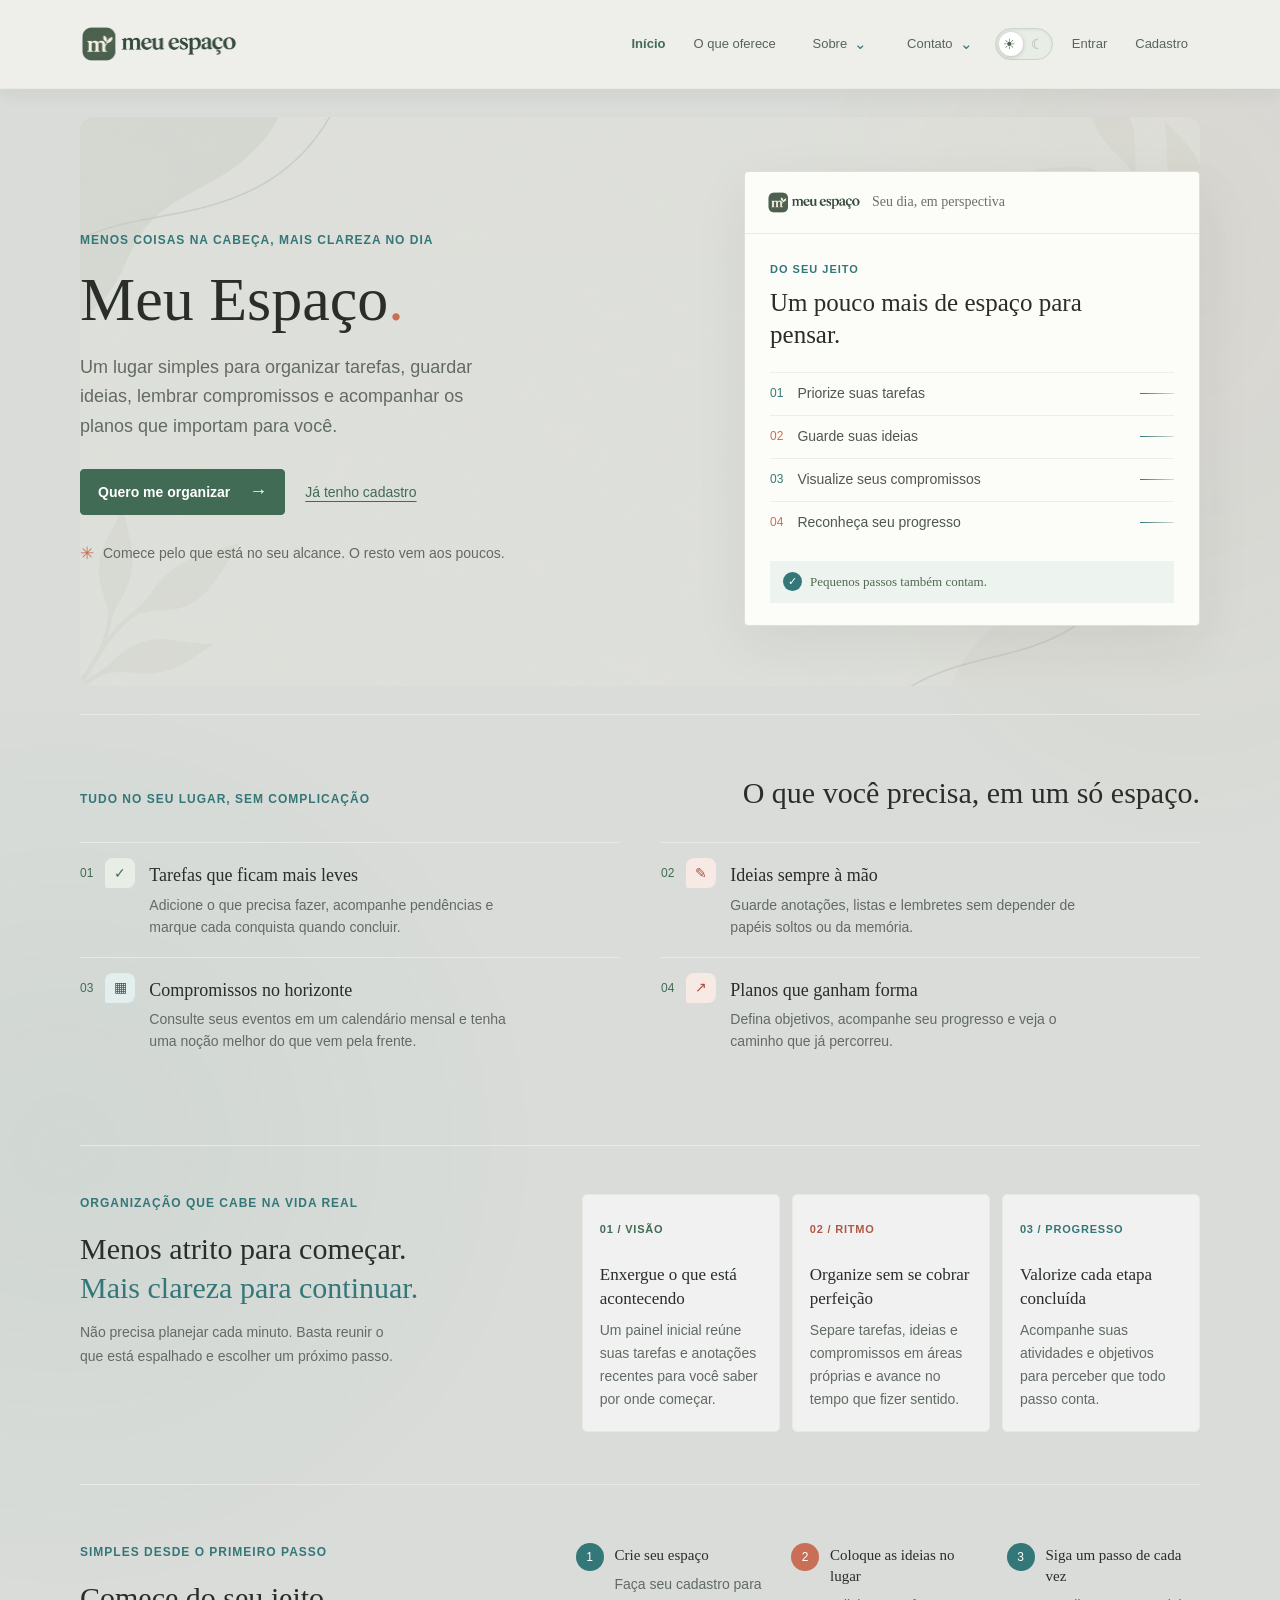
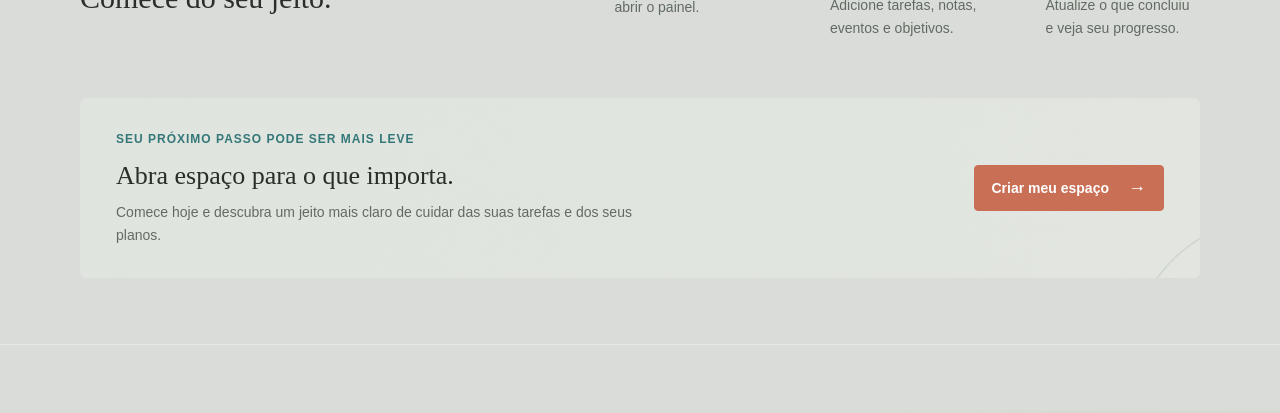
<file: index.html>
<!DOCTYPE html>
<html lang="pt-BR">
<head>
    <meta charset="UTF-8">
    <meta name="viewport" content="width=device-width, initial-scale=1.0">
    <meta name="theme-color" content="#f7f7f2">
    <title>Meu Espaço | Organize seu dia</title>
    <link rel="stylesheet" href="style.css">
    <script src="script.js" defer></script>
</head>
<body class="landing-page">
    <header class="landing-header">
        <div class="landing-header-inner">
            <a class="landing-brand" href="index.html" aria-label="Meu Espaço, início">
                <img class="landing-brand-logo" src="assets/logo.png" alt="">
            </a>
            <nav aria-label="Navegação principal">
                <ul>
                    <li><a href="index.html" aria-current="page">Início</a></li>
                    <li><a href="#areas-title">O que oferece</a></li>
                    <li class="about-menu-item">
                        <button class="about-trigger" id="sobre" type="button" aria-expanded="false" aria-controls="sidebar-sobre">
                            Sobre <span aria-hidden="true">⌄</span>
                        </button>
                        <div class="sidebar about-menu" id="sidebar-sobre" aria-label="Sobre o Meu Espaço">
                            <p class="landing-eyebrow">CONHEÇA O MEU ESPAÇO</p>
                            <div class="about-menu-tabs" role="tablist" aria-label="Informações">
                                <button class="about-menu-tab active" id="about-company-tab" type="button" role="tab" aria-selected="true" aria-controls="about-company-panel">A empresa</button>
                                <button class="about-menu-tab" id="about-clients-tab" type="button" role="tab" aria-selected="false" aria-controls="about-clients-panel">Nossos clientes</button>
                            </div>
                            <section class="about-menu-panel active" id="about-company-panel" role="tabpanel" aria-labelledby="about-company-tab">
                                <h2>Organização com mais leveza.</h2>
                                <p>O Meu Espaço é um projeto pensado para reunir tarefas, anotações, agenda e objetivos em uma experiência simples e acolhedora.</p>
                                <p>A ideia é ajudar cada pessoa a encontrar clareza no dia a dia, respeitando seu próprio ritmo.</p>
                            </section>
                            <section class="about-menu-panel" id="about-clients-panel" role="tabpanel" aria-labelledby="about-clients-tab" hidden>
                                <h2>Feito para a vida real.</h2>
                                <p>O Meu Espaço é pensado para estudantes, profissionais e qualquer pessoa que queira organizar melhor compromissos, ideias e planos pessoais.</p>
                                <p>Seja para acompanhar uma rotina de estudos ou tirar projetos do papel, cada pessoa pode adaptar o espaço às próprias prioridades.</p>
                            </section>
                        </div>
                    </li>
                    <li class="about-menu-item contact-menu-item">
                        <button class="about-trigger" id="contato" type="button" aria-expanded="false" aria-controls="sidebar-contato">
                            Contato <span aria-hidden="true">⌄</span>
                        </button>
                        <div class="sidebar about-menu contact-menu" id="sidebar-contato" aria-label="Contato do Meu Espaço">
                            <p class="landing-eyebrow">FALE COM O MEU ESPAÇO</p>
                            <section class="about-menu-panel contact-menu-panel active">
                                <h2>Vamos conversar?</h2>
                                <p>Escolha como prefere entrar em contato.</p>
                                <a class="contact-menu-link" href="mailto:voce@gmail.com">
                                    <span class="contact-menu-icon" aria-hidden="true">✉</span>
                                    <span><strong>E-mail</strong><br>voce@gmail.com</span>
                                </a>
                                <a class="contact-menu-link" href="tel:+553299999999">
                                    <span class="contact-menu-icon" aria-hidden="true">☎</span>
                                    <span><strong>Telefone</strong><br>+55329999-9999</span>
                                </a>
                            </section>
                        </div>
                    </li>
                    <li class="theme-nav-item">
                        <button class="theme-toggle" type="button" role="switch" aria-checked="false" aria-label="Ativar modo escuro" title="Ativar modo escuro">
                            <span class="theme-toggle-track" aria-hidden="true">
                                <span class="theme-toggle-sun">☀</span><span class="theme-toggle-moon">☾</span><span class="theme-toggle-thumb"></span>
                            </span>
                        </button>
                    </li>
                    <li id="login-nav"><a href="login.html">Entrar</a></li>
                    <li id="register-nav"><a href="cadastro.html">Cadastro</a></li>
                    <li id="tasks-nav" hidden><a href="tarefas.html">Minhas tarefas</a></li>
                    <li id="logout-nav" hidden><button id="logout-button" type="button">Sair</button></li>
                </ul>
            </nav>
        </div>
    </header>

    <main class="landing-main">
        <section class="landing-hero" aria-labelledby="landing-title">
            <div class="landing-copy">
                <p class="landing-eyebrow">MENOS COISAS NA CABEÇA, MAIS CLAREZA NO DIA</p>
                <h1 id="landing-title">Meu Espaço<span>.</span></h1>
                <p class="landing-intro">Um lugar simples para organizar tarefas, guardar ideias, lembrar compromissos e acompanhar os planos que importam para você.</p>
                <div class="landing-actions" id="guest-message">
                    <a class="landing-button" href="cadastro.html">Quero me organizar <span aria-hidden="true">→</span></a>
                    <a class="landing-login-link" href="login.html">Já tenho cadastro</a>
                </div>
                <p class="landing-member-message" id="member-message" hidden></p>
                <div class="landing-promise"><span aria-hidden="true">✳</span> Comece pelo que está no seu alcance. O resto vem aos poucos.</div>
            </div>

            <section class="landing-preview" aria-label="Prévia das áreas do Meu Espaço">
                <div class="preview-heading">
                    <img class="preview-logo" src="assets/logo.png" alt="">
                    <span>Seu dia, em perspectiva</span>
                </div>
                <div class="preview-content">
                    <p class="landing-eyebrow">DO SEU JEITO</p>
                    <h2>Um pouco mais de espaço para pensar.</h2>
                    <ul class="preview-areas">
                        <li><span class="preview-number">01</span><span>Priorize suas tarefas</span><span class="preview-line" aria-hidden="true"></span></li>
                        <li><span class="preview-number">02</span><span>Guarde suas ideias</span><span class="preview-line" aria-hidden="true"></span></li>
                        <li><span class="preview-number">03</span><span>Visualize seus compromissos</span><span class="preview-line" aria-hidden="true"></span></li>
                        <li><span class="preview-number">04</span><span>Reconheça seu progresso</span><span class="preview-line" aria-hidden="true"></span></li>
                    </ul>
                    <p class="preview-note"><span aria-hidden="true">✓</span> Pequenos passos também contam.</p>
                </div>
            </section>
        </section>

        <section class="landing-areas" aria-labelledby="areas-title">
            <div class="areas-heading">
                <p class="landing-eyebrow">TUDO NO SEU LUGAR, SEM COMPLICAÇÃO</p>
                <h2 id="areas-title">O que você precisa, em um só espaço.</h2>
            </div>
            <div class="area-list">
                <article class="area-item">
                    <span class="area-index">01</span><span class="area-icon" aria-hidden="true">✓</span>
                    <div><h3>Tarefas que ficam mais leves</h3><p>Adicione o que precisa fazer, acompanhe pendências e marque cada conquista quando concluir.</p></div>
                </article>
                <article class="area-item">
                    <span class="area-index">02</span><span class="area-icon area-icon-coral" aria-hidden="true">✎</span>
                    <div><h3>Ideias sempre à mão</h3><p>Guarde anotações, listas e lembretes sem depender de papéis soltos ou da memória.</p></div>
                </article>
                <article class="area-item">
                    <span class="area-index">03</span><span class="area-icon area-icon-teal" aria-hidden="true">▦</span>
                    <div><h3>Compromissos no horizonte</h3><p>Consulte seus eventos em um calendário mensal e tenha uma noção melhor do que vem pela frente.</p></div>
                </article>
                <article class="area-item">
                    <span class="area-index">04</span><span class="area-icon area-icon-coral" aria-hidden="true">↗</span>
                    <div><h3>Planos que ganham forma</h3><p>Defina objetivos, acompanhe seu progresso e veja o caminho que já percorreu.</p></div>
                </article>
            </div>
        </section>

        <section class="landing-benefits" aria-labelledby="benefits-title">
            <div class="benefits-heading">
                <p class="landing-eyebrow">ORGANIZAÇÃO QUE CABE NA VIDA REAL</p>
                <h2 id="benefits-title">Menos atrito para começar.<br><span>Mais clareza para continuar.</span></h2>
                <p>Não precisa planejar cada minuto. Basta reunir o que está espalhado e escolher um próximo passo.</p>
            </div>
            <div class="benefit-list">
                <article class="benefit-card">
                    <span class="benefit-number">01 / VISÃO</span>
                    <h3>Enxergue o que está acontecendo</h3>
                    <p>Um painel inicial reúne suas tarefas e anotações recentes para você saber por onde começar.</p>
                </article>
                <article class="benefit-card">
                    <span class="benefit-number benefit-coral">02 / RITMO</span>
                    <h3>Organize sem se cobrar perfeição</h3>
                    <p>Separe tarefas, ideias e compromissos em áreas próprias e avance no tempo que fizer sentido.</p>
                </article>
                <article class="benefit-card">
                    <span class="benefit-number benefit-teal">03 / PROGRESSO</span>
                    <h3>Valorize cada etapa concluída</h3>
                    <p>Acompanhe suas atividades e objetivos para perceber que todo passo conta.</p>
                </article>
            </div>
        </section>

        <section class="landing-steps" aria-labelledby="steps-title">
            <div class="steps-heading">
                <p class="landing-eyebrow">SIMPLES DESDE O PRIMEIRO PASSO</p>
                <h2 id="steps-title">Comece do seu jeito.</h2>
            </div>
            <ol class="steps-list">
                <li><span>1</span><div><h3>Crie seu espaço</h3><p>Faça seu cadastro para abrir o painel.</p></div></li>
                <li><span>2</span><div><h3>Coloque as ideias no lugar</h3><p>Adicione tarefas, notas, eventos e objetivos.</p></div></li>
                <li><span>3</span><div><h3>Siga um passo de cada vez</h3><p>Atualize o que concluiu e veja seu progresso.</p></div></li>
            </ol>
        </section>

        <section class="landing-cta" aria-labelledby="cta-title">
            <div>
                <p class="landing-eyebrow">SEU PRÓXIMO PASSO PODE SER MAIS LEVE</p>
                <h2 id="cta-title">Abra espaço para o que importa.</h2>
                <p>Comece hoje e descubra um jeito mais claro de cuidar das suas tarefas e dos seus planos.</p>
            </div>
            <a class="landing-button cta-button" href="cadastro.html">Criar meu espaço <span aria-hidden="true">→</span></a>
        </section>
    </main>

    <footer class="landing-footer">
        <a class="landing-footer-brand" href="index.html" aria-label="Meu Espaço, início"><img class="footer-brand-logo" src="assets/logo.png" alt=""></a>
        <span>Feito para a vida real, no seu ritmo.</span>
        <a class="footer-top-link" href="#landing-title">Voltar ao início ↑</a>
    </footer>
</body>
</html>
</file>
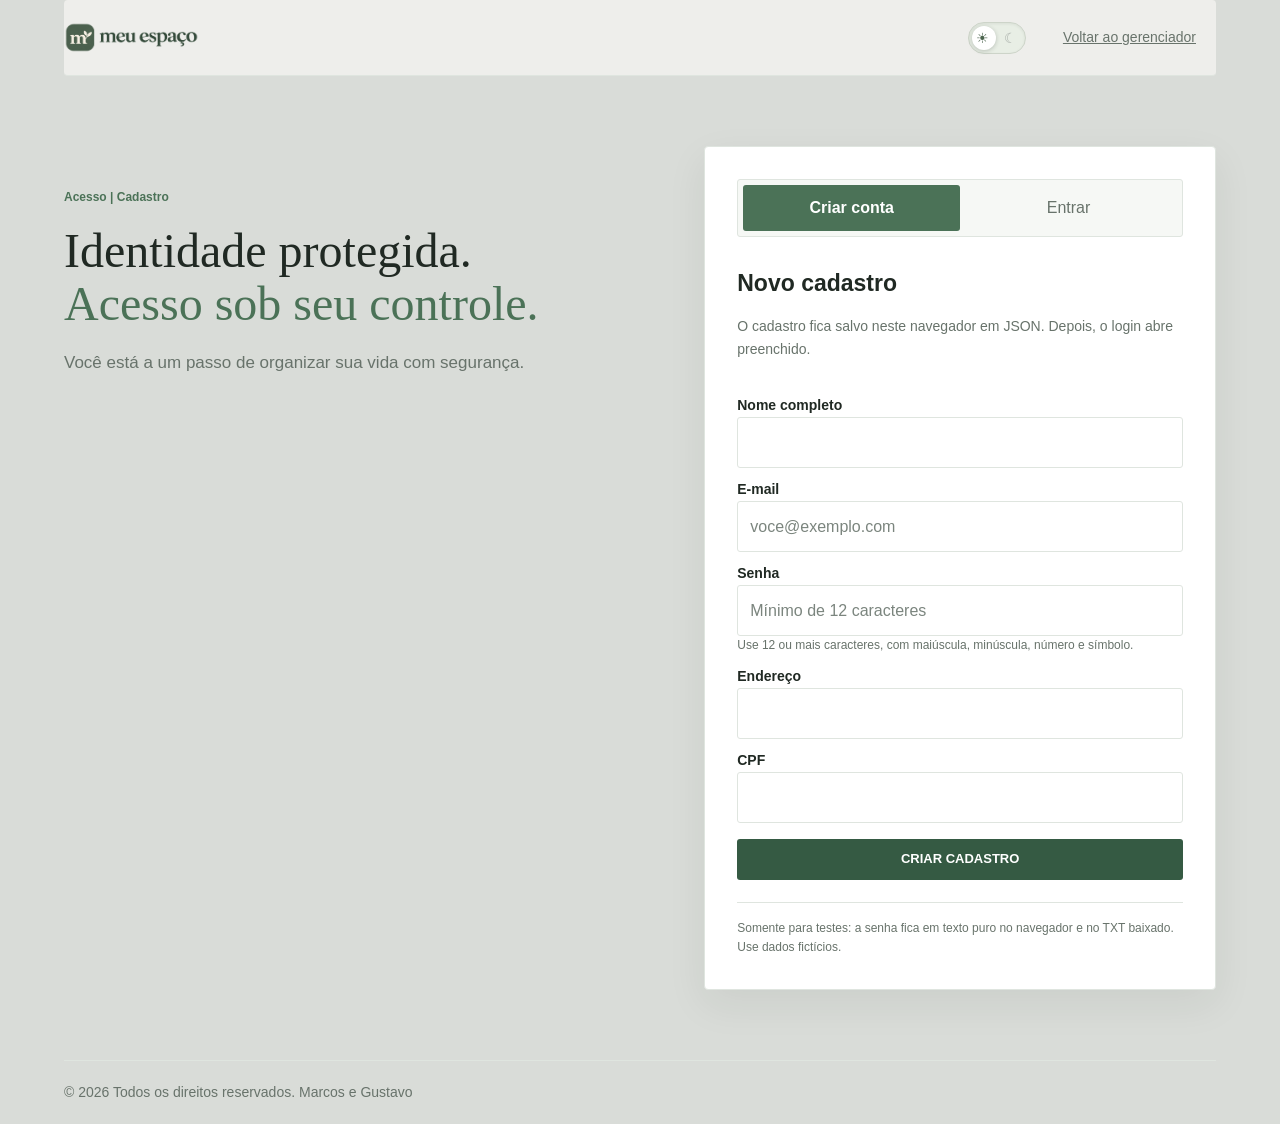
<file: cadastro.html>
<link rel="stylesheet" href="style.css">
  <script src="script.js" defer></script>
</head>
<body class="auth-page">
  <div class="scanlines" aria-hidden="true"></div>
  <header class="auth-header">
    <a href="index.html" class="logo logo-small" aria-label="Meu Espaço, início"><img class="auth-brand-logo" src="assets/logo.png" alt=""></a>
    <div class="auth-header-actions">
      <button class="theme-toggle" type="button" role="switch" aria-checked="false" aria-label="Ativar modo escuro" title="Ativar modo escuro">
        <span class="theme-toggle-track" aria-hidden="true">
          <span class="theme-toggle-sun">☀</span><span class="theme-toggle-moon">☾</span><span class="theme-toggle-thumb"></span>
        </span>
      </button>
      <a class="auth-back" href="index.html">Voltar ao gerenciador</a>
    </div>
  </header>

  <main class="auth-shell">
    <section class="auth-heading">
      <p class="label">Acesso | Cadastro</p>
      <h1>Identidade protegida.<br><span>Acesso sob seu controle.</span></h1>
      <p>Você está a um passo de organizar sua vida com segurança.</p>
    </section>

    <section class="auth-panel" aria-labelledby="authTitle">
      <div class="auth-tabs" role="tablist" aria-label="Acesso à conta">
        <button id="registerTab" class="auth-tab active" type="button" role="tab" aria-selected="true" aria-controls="registerPanel">Criar conta</button>
        <button id="loginTab" class="auth-tab" type="button" role="tab" aria-selected="false" aria-controls="loginPanel">Entrar</button>
      </div>

      <div id="registerPanel" role="tabpanel" aria-labelledby="registerTab">
        <h2 id="authTitle">Novo cadastro</h2>
        <p class="auth-hint">O cadastro fica salvo neste navegador em JSON. Depois, o login abre preenchido.</p>
        <form id="registerForm" class="auth-form"> 
            
          <label for="registerName">Nome completo</label>
          <input id="registerName" name="name" type="text" autocomplete="name" minlength="3" maxlength="100" required>
        
          <label for="registerEmail">E-mail</label>
          <input id="registerEmail" name="email" type="email" autocomplete="email" maxlength="254" pattern="[^\s@]+@[^\s@]+\.[^\s@]{2,}" title="Informe um e-mail válido, como voce@exemplo.com." required placeholder="voce@exemplo.com">

          <label for="registerPassword">Senha</label>
          <div class="password-field"><input id="registerPassword" name="password" type="password" autocomplete="new-password" minlength="12" maxlength="128" required aria-describedby="passwordHint" placeholder="Mínimo de 12 caracteres"><span class="password-character" aria-hidden="true"></span></div>
          <small id="passwordHint">Use 12 ou mais caracteres, com maiúscula, minúscula, número e símbolo.</small>

          <label for="registerEndereço">Endereço</label>
          <input id="registerEndereço" name="Endereço" type="text" autocomplete="Endereço" minlength="3" maxlength="100" required>

          <label for="registerCPF">CPF</label>
          <input id="registerCPF" name="cpf" type="text" inputmode="numeric" autocomplete="off" minlength="11" maxlength="11" pattern="[0-9]{11}" title="Informe um CPF com 11 dígitos." required>

          <button class="btn btn-primary auth-submit" type="submit">CRIAR CADASTRO</button>
        </form>
      </div>

      <div id="loginPanel" role="tabpanel" aria-labelledby="loginTab" hidden>
        <h2>Entrar no cofre</h2>
        <p class="auth-hint">Seus dados do cadastro aparecem preenchidos. Confira e entre.</p>
        <form id="loginForm" class="auth-form">
          <label for="loginEmail">E-mail</label>
          <input id="loginEmail" name="email" type="email" autocomplete="email" maxlength="254" pattern="[^\s@]+@[^\s@]+\.[^\s@]{2,}" title="Informe um e-mail válido, como voce@exemplo.com." required placeholder="voce@exemplo.com">

          <label for="loginPassword">Senha</label>
          <div class="password-field"><input id="loginPassword" name="password" type="password" autocomplete="current-password" required><span class="password-character" aria-hidden="true"></span></div>

          <button class="btn btn-primary auth-submit" type="submit">ENTRAR</button>
        </form>
      </div>

      <p id="authMessage" class="auth-message" role="status" aria-live="polite"></p>
      <p class="auth-disclaimer">Somente para testes: a senha fica em texto puro no navegador e no TXT baixado. Use dados fictícios.</p>
    </section>
  </main>
      <footer>
      <p>&copy; 2026 Todos os direitos reservados. Marcos e Gustavo</p>  
    </footer>
</body>
</html>
</file>
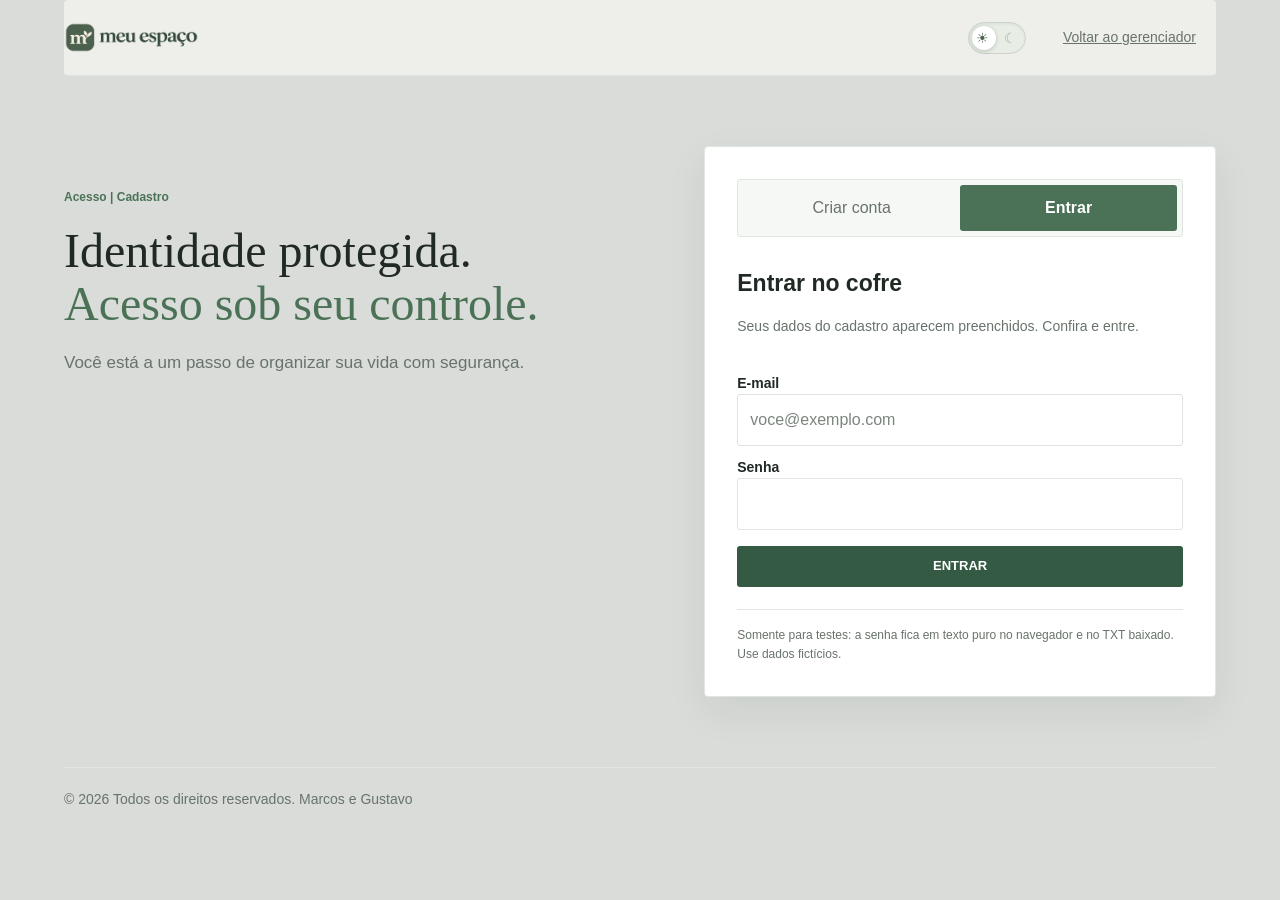
<file: login.html>
<!DOCTYPE html>
<html lang="pt-BR">
<head>
	<meta charset="UTF-8">
	<meta name="viewport" content="width=device-width, initial-scale=1.0">
	<meta http-equiv="refresh" content="0; url=cadastro.html#entrar">
	<link rel="stylesheet" href="style.css">
	<title>Entrar | Gerenciador de Tarefas</title>
</head>
<body>
	<header>
		<a class="login-brand" href="index.html" aria-label="Meu Espaço, início"><img src="assets/logo.png" alt=""></a>
		<h2>Tela de login</h2>
	</header>
	<main>
	<p>Abrindo a tela de entrada...</p>
	<p><a href="cadastro.html#entrar">Clique aqui se a página não abrir automaticamente.</a></p>
	</main>
	<footer>
    <p>&copy; 2026 Todos os direitos reservados. Marcos e Gustavo</p>  
    </footer>
</body>
</html>
</file>
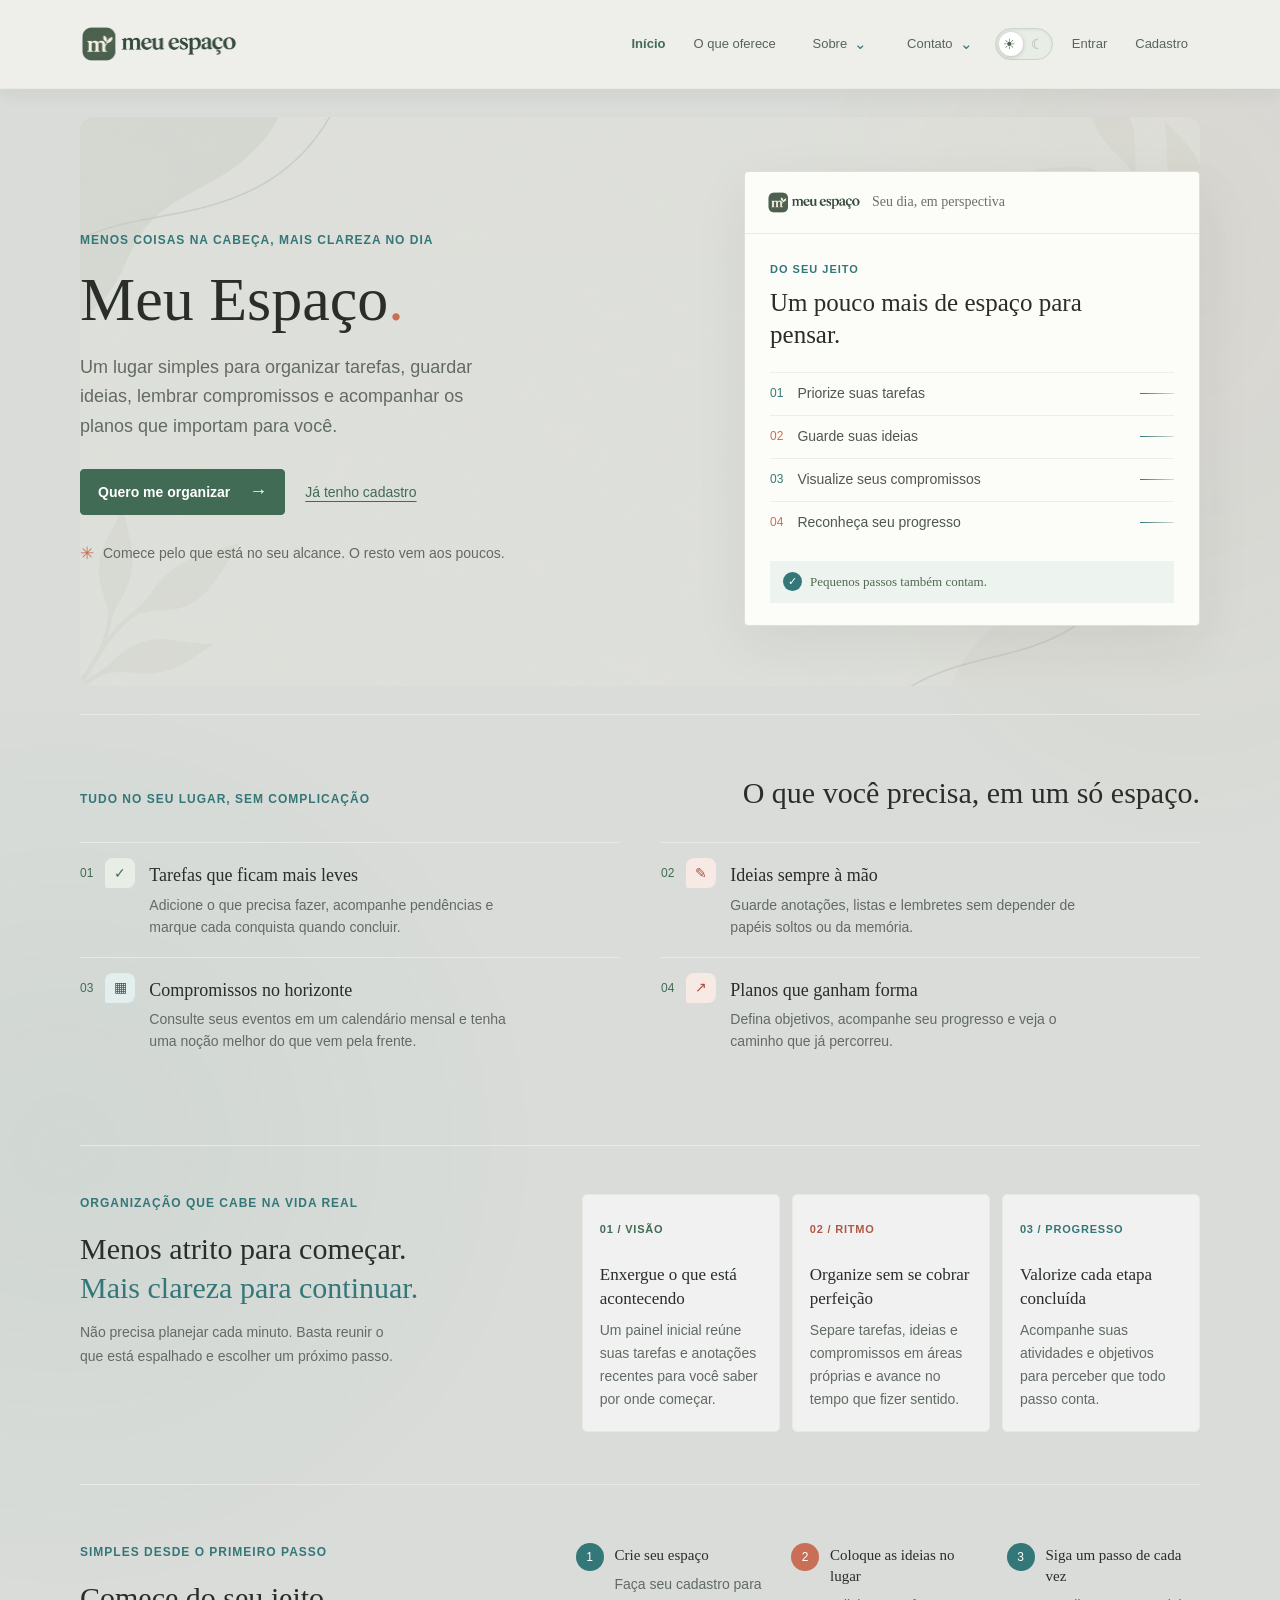
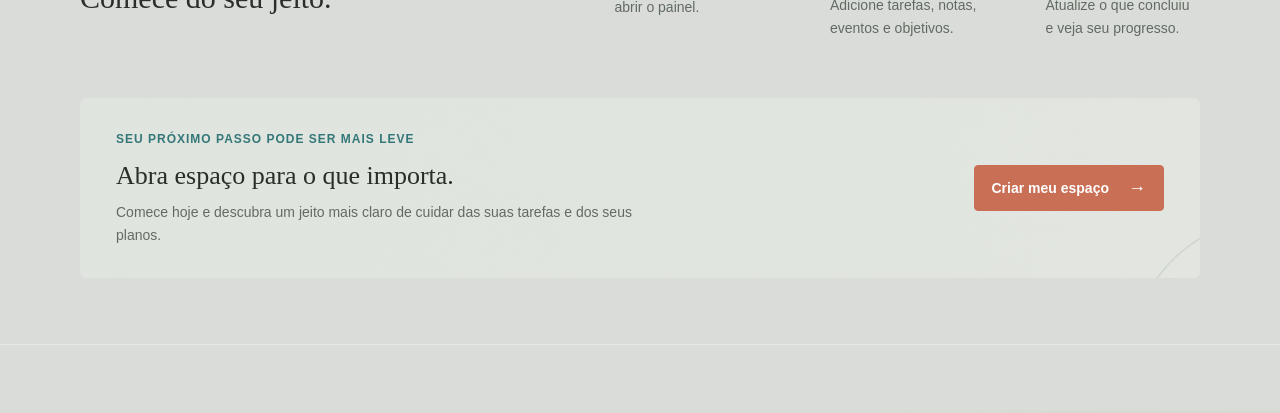
<file: tarefas.html>
<!DOCTYPE html>
<html lang="pt-BR">
<head>
	<meta charset="UTF-8">
	<meta name="viewport" content="width=device-width, initial-scale=1.0">
	<meta name="theme-color" content="#347778">
	<title>Meu Espaço | Organize seu dia</title>
	<link rel="stylesheet" href="style.css">
	<script src="script.js" defer></script>
</head>
<body class="workspace-page">
	<div class="workspace-shell">
		<aside class="workspace-sidebar" aria-label="Navegação principal">
			<a class="workspace-brand" href="index.html" aria-label="Voltar à página inicial">
				<img class="workspace-brand-logo" src="assets/logo.png" alt="">
				<span class="workspace-brand-tagline">um lugar para você</span>
			</a>

			<div class="sidebar-caption">SEU ESPAÇO</div>
			<nav class="workspace-nav" aria-label="Seções">
				<button class="nav-item active" type="button" data-view="home"><span>⌂</span> Início</button>
				<button class="nav-item" type="button" data-view="tasks"><span>☑</span> Tarefas <span class="nav-count" id="sidebar-task-count">0</span></button>
				<button class="nav-item" type="button" data-view="notes"><span>▤</span> Anotações</button>
				<button class="nav-item" type="button" data-view="calendar"><span>▦</span> Agenda</button>
				<button class="nav-item" type="button" data-view="progress"><span>↗</span> Progresso</button>
				<button class="nav-item" type="button" data-view="goals"><span>◎</span> Objetivos</button>
			</nav>

			<div class="sidebar-bottom">
				<a class="profile-chip" href="cadastro.html"><span class="avatar">G</span><span>Gustavo<small>Meu perfil</small></span><span class="profile-dots">···</span></a>
			</div>
		</aside>

		<main class="workspace-main">
			<header class="workspace-topbar">
				<div class="breadcrumb"><a class="breadcrumb-home" href="index.html">Página inicial</a><span>/</span><strong id="current-section">Início</strong></div>
				<div class="topbar-actions">
					<button class="theme-toggle" type="button" role="switch" aria-checked="false" aria-label="Ativar modo escuro" title="Ativar modo escuro">
						<span class="theme-toggle-track" aria-hidden="true">
							<span class="theme-toggle-sun">☀</span><span class="theme-toggle-moon">☾</span><span class="theme-toggle-thumb"></span>
						</span>
					</button>
					<button class="icon-button" type="button" aria-label="Buscar tarefas e anotações" title="Buscar tarefas e anotações" id="search-button">⌕</button>
					<span class="today-date" id="today-date"></span>
					<button class="avatar top-avatar" type="button" aria-label="Perfil de Gustavo">G</button>
				</div>
			</header>

			<div class="workspace-content">
				<section class="view-panel" data-panel="home">
					<div class="welcome-row">
						<div><p class="eyebrow">SEU CANTINHO, SEU RITMO</p><h1>Olá, Gustavo</h1><p class="welcome-copy">Vamos deixar a cabeça mais leve e o dia mais claro?</p></div>
						<button class="button-primary add-trigger" type="button"><span>＋</span> Adicionar</button>
					</div>

					<div class="summary-grid" aria-label="Resumo">
						<article class="summary-card"><span>Tarefas pendentes</span><strong id="today-task-total">0</strong><small id="today-done-copy">Tudo começa com um passo</small></article>
						<article class="summary-card"><span>Anotações</span><strong id="note-total">0</strong><small>guardadas no seu espaço</small></article>
						<article class="summary-card"><span>Progresso da semana</span><strong id="week-progress">0%</strong><div class="mini-progress"><span id="week-progress-bar"></span></div></article>
					</div>

					<div class="home-grid">
						<section class="content-block today-block">
							<div class="block-heading"><div><p class="eyebrow">QUARTA-FEIRA, 7 DE OUTUBRO</p><h2>O que vem primeiro?</h2></div><button class="text-action" type="button" data-go="tasks">Ver todas <span>→</span></button></div>
							<div class="task-list" id="home-task-list"></div>
							<button class="inline-add add-trigger" type="button"><span>＋</span> Adicionar uma tarefa</button>
						</section>

						<section class="content-block notes-preview-block">
							<div class="block-heading"><div><p class="eyebrow">GUARDADAS COM CARINHO</p><h2>Anotações recentes</h2></div><button class="text-action" type="button" data-go="notes">Ver todas <span>→</span></button></div>
							<div class="note-grid" id="home-note-list"></div>
							<button class="inline-add add-trigger" type="button"><span>＋</span> Nova anotação</button>
						</section>
					</div>
				</section>

				<section class="view-panel" data-panel="tasks" hidden>
					<div class="page-heading"><div><p class="eyebrow">UM PASSO DE CADA VEZ</p><h1>Suas tarefas</h1><p>Organize o que precisa ser feito, sem pressa.</p></div><button class="button-primary add-trigger" type="button" data-add-type="task"><span>＋</span> Nova tarefa</button></div>
					<div class="task-view-toolbar"><div class="filter-tabs"><button class="filter-tab active" type="button" data-filter="all">Todas</button><button class="filter-tab" type="button" data-filter="open">Pendentes</button><button class="filter-tab" type="button" data-filter="done">Concluídas</button></div><span id="task-view-count"></span></div>
					<div class="content-block full-list"><div class="task-list" id="all-task-list"></div></div>
				</section>

				<section class="view-panel" data-panel="notes" hidden>
					<div class="page-heading"><div><p class="eyebrow">TIRE DA CABEÇA, GUARDE AQUI</p><h1>Seu mural de ideias</h1><p>Rascunhos, listas e pensamentos do seu jeito.</p></div><button class="button-primary add-trigger" type="button" data-add-type="note"><span>＋</span> Nova anotação</button></div>
					<div class="note-grid notes-page-grid" id="all-note-list"></div>
				</section>

				<section class="view-panel" data-panel="calendar" hidden>
					<div class="page-heading"><div><p class="eyebrow">UM OLHAR PARA FRENTE</p><h1>Sua agenda</h1><p>Um calendário simples para os seus próximos passos.</p></div><button class="button-primary add-trigger" type="button" data-add-type="event"><span>＋</span> Novo evento</button></div>
					<section class="content-block calendar-block"><div class="calendar-heading"><button class="icon-button" type="button" aria-label="Mês anterior" id="month-prev">‹</button><h2 id="calendar-month"></h2><button class="icon-button" type="button" aria-label="Próximo mês" id="month-next">›</button></div><div class="calendar-grid" id="calendar-grid"></div><div class="calendar-events" id="calendar-events"></div></section>
				</section>

				<section class="view-panel" data-panel="progress" hidden>
					<div class="page-heading"><div><p class="eyebrow">CADA PEQUENA COISA CONTA</p><h1>Olha só o que você fez</h1><p>Seu progresso não precisa ser perfeito para ser incrível.</p></div></div>
					<div class="progress-layout"><section class="content-block progress-card"><p class="eyebrow">HOJE</p><h2 id="today-progress-label">Seu dia está começando</h2><div class="large-progress"><span id="today-progress-bar"></span></div><div class="progress-caption"><strong id="today-progress-value">0%</strong><span id="today-progress-tasks">0 tarefas concluídas</span></div><div class="encouragement"><span id="progress-message">Todo grande caminho começa com um pequeno passo.</span></div></section><section class="content-block history-card"><p class="eyebrow">ATIVIDADES CONCLUÍDAS</p><h2>Seu histórico</h2><div id="activity-history"></div></section></div>
					<section class="content-block week-block progress-week-block"><div class="block-heading"><div><p class="eyebrow">SEU RITMO</p><h2>Esta semana</h2></div><span class="week-tag">7 dias</span></div><div class="week-chart" id="week-chart" aria-label="Atividades concluídas por dia"></div><div class="chart-legend"><span><i></i> tarefas concluídas</span><strong id="week-total">0 atividades</strong></div></section>
				</section>

				<section class="view-panel" data-panel="goals" hidden>
					<div class="page-heading"><div><p class="eyebrow">SONHOS TAMBÉM SE ORGANIZAM</p><h1>Objetivos que importam</h1><p>Pequenos avanços, planos que ganham forma.</p></div><button class="button-primary add-trigger" type="button" data-add-type="goal"><span>＋</span> Novo objetivo</button></div>
					<div class="goal-grid" id="goal-list"></div>
				</section>
			</div>
			<footer class="workspace-footer"><span>Feito para a vida real, no seu ritmo.</span><span>✳</span></footer>
		</main>
	</div>

	<nav class="mobile-nav" aria-label="Navegação móvel">
		<button class="mobile-nav-item active" type="button" data-view="home"><span>⌂</span>Início</button>
		<button class="mobile-nav-item" type="button" data-view="tasks"><span>☑</span>Tarefas</button>
		<button class="mobile-add add-trigger" type="button" aria-label="Adicionar"><span>＋</span></button>
		<button class="mobile-nav-item" type="button" data-view="notes"><span>▤</span>Notas</button>
		<button class="mobile-nav-item" type="button" data-view="calendar"><span>▦</span>Agenda</button>
		<button class="mobile-nav-item" type="button" data-view="progress"><span>↗</span>Progresso</button>
		<button class="mobile-nav-item" type="button" data-view="goals"><span>◎</span>Objetivos</button>
	</nav>

	<dialog class="entry-dialog" id="entry-dialog">
		<form id="entry-form" method="dialog">
			<div class="dialog-heading"><div><p class="eyebrow">UM ESPAÇO PARA ISSO</p><h2 id="dialog-title">O que vamos guardar?</h2></div><button class="dialog-close" type="button" aria-label="Fechar" id="dialog-close">×</button></div>
			<label for="entry-type">Tipo</label><select id="entry-type" name="type"><option value="task">☑ Tarefa</option><option value="note">✎ Anotação</option><option value="goal">◎ Objetivo</option><option value="event">▦ Evento</option></select>
			<label for="entry-title">Título</label><input id="entry-title" name="title" maxlength="100" placeholder="Dê um nome para isso" required>
			<label for="entry-detail" id="detail-label">Detalhes <span>(opcional)</span></label><textarea id="entry-detail" name="detail" rows="3" maxlength="280" placeholder="Escreva um pouco mais..."></textarea>
			<label for="entry-date" id="date-label">Data</label><input id="entry-date" name="date" type="date">
			<button class="button-primary dialog-submit" type="submit">Guardar no meu espaço <span>→</span></button>
		</form>
	</dialog>
	<dialog class="search-dialog" id="search-dialog" aria-labelledby="search-title">
		<div class="search-dialog-content">
			<div class="dialog-heading">
				<div><p class="eyebrow">ENCONTRE NO SEU ESPAÇO</p><h2 id="search-title">Buscar</h2></div>
				<button class="dialog-close" type="button" aria-label="Fechar busca" id="search-close">×</button>
			</div>
			<label class="search-label" for="workspace-search">Tarefas e anotações</label>
			<input class="search-input" id="workspace-search" type="search" placeholder="Digite um título ou detalhe..." autocomplete="off">
			<div class="search-results" id="search-results" aria-live="polite">
				<p class="search-hint">Digite para encontrar tarefas e anotações.</p>
			</div>
		</div>
	</dialog>
	<script src="tarefas.js"></script>
</body>
</html>
</file>
<file: style.css>
* {
	box-sizing: border-box;
}

html { scroll-behavior: smooth; }

body {
	margin: 0;
	color: #202923;
	background: #f6f8f5;
	font-family: Arial, sans-serif;
	line-height: 1.6;
}

a {
	color: #355a43;
}

a:hover {
	color: #4b7257;
}

#logout-button {
	padding: 0;
	border: 0;
	color: #355a43;
	background: transparent;
	font-weight: bold;
	cursor: pointer;
}

a:focus,
button:focus,
input:focus {
	outline: 2px solid #78977e;
}

button,
input {
	font-family: Arial, sans-serif;
}

/* Página principal */
header {
	border-bottom: 1px solid #dfe5df;
	background: #ffffff;
}

nav,
main,
aside,
footer {
	width: 90%;
	margin: 0 auto;
}

nav ul {
	display: flex;
	align-items: center;
	gap: 24px;
	min-height: 70px;
	margin: 0;
	padding: 0;
	list-style: none;
}

nav a {
	font-weight: bold;
	text-decoration: none;
}

main {
	padding: 80px 0 48px;
}

main h1 {
	margin: 0;
	font-size: 48px;
	line-height: 1.1;
}

main p {
	color: #68736b;
	font-size: 18px;
}

aside {
	margin-bottom: 60px;
	padding: 24px 0;
	border-top: 1px solid #dfe5df;
}

aside h2 {
	margin-bottom: 4px;
	font-size: 20px;
}

aside p,
footer {
	color: #68736b;
	font-size: 14px;
}

footer {
	padding: 20px 0;
	border-top: 1px solid #dfe5df;
}

footer p {
	margin: 0;
}

/* Cadastro e login */
.auth-page {
	background: #f6f8f5;
}

.auth-header,
.auth-shell {
	width: 90%;
	margin: 0 auto;
    border-radius: 10px;
}

.auth-header {
	display: flex;
	align-items: center;
	justify-content: space-between;
	min-height: 76px;
	border-bottom: 1px solid #dfe5df;
}

.logo {
	color: #202923;
	font-weight: bold;
	text-decoration: none;
    padding: 0 20px;
}

.auth-back {
	color: #68736b;
	font-size: 14px;
    padding: 0 20px;
}

.auth-shell {
	display: flex;
	align-items: flex-start;
	justify-content: space-between;
	gap: 50px;
	padding: 70px 0;
}

.auth-heading {
	width: 52%;
	padding-top: 30px;
}

.auth-heading .label {
	color: #4b7257;
	font-size: 12px;
	font-weight: bold;
}

.auth-heading h1 {
	margin: 18px 0;
	font-size: 48px;
	line-height: 1.1;
}

.auth-heading h1 span {
	color: #4b7257;
}

.auth-heading > p:last-child {
	color: #68736b;
	font-size: 17px;
}

.auth-panel {
	width: 45%;
	padding: 32px;
	border: 1px solid #dfe5df;
	border-radius: 8px;
	background: #ffffff;
	box-shadow: 0 14px 40px rgba(32, 41, 35, 0.07);
}

.auth-tabs {
	display: flex;
	margin-bottom: 28px;
	padding: 5px;
	border: 1px solid #dfe5df;
	border-radius: 6px;
	background: #f6f8f5;
}

.auth-tab {
	width: 50%;
	padding: 10px;
	border: 0;
	border-radius: 4px;
	color: #68736b;
	background: transparent;
	cursor: pointer;
}

.auth-tab.active {
	color: #ffffff;
	background: #4b7257;
	font-weight: bold;
}

.auth-panel h2 {
	margin: 0 0 4px;
	font-size: 23px;
}

.auth-hint,
.auth-disclaimer {
	color: #68736b;
	font-size: 14px;
}

.auth-form {
	display: flex;
	flex-direction: column;
	margin-top: 24px;
}

.auth-form label {
	margin-top: 10px;
	font-size: 14px;
	font-weight: bold;
}

.auth-form input {
	width: 100%;
	padding: 12px;
	border: 1px solid #dfe5df;
	border-radius: 5px;
	color: #202923;
	background: #ffffff;
}

.auth-form input::placeholder {
	color: #7b857e;
}

.auth-form small {
	color: #68736b;
	font-size: 12px;
}

.btn {
	padding: 12px;
	border: 0;
	border-radius: 5px;
	font-weight: bold;
	cursor: pointer;
}

.btn-primary {
	color: #ffffff;
	background: #355a43;
}

.btn-primary:hover {
	background: #4b7257;
}

.auth-submit {
	margin-top: 16px;
	padding: 10px 14px;
	font-size: 13px;
}

.auth-message {
	color: #4b7257;
}

.auth-disclaimer {
	margin: 22px 0 0;
	padding-top: 16px;
	border-top: 1px solid #dfe5df;
	font-size: 12px;
}

@media (max-width: 800px) {
	.auth-shell {
		flex-direction: column;
		gap: 30px;
		padding: 40px 0;
	}

	.auth-heading,
	.auth-panel {
		width: 100%;
	}

	.auth-heading {
		padding-top: 0;
	}

	.auth-heading h1,
	main h1 {
		font-size: 38px;
	}
}

@media (max-width: 500px) {
	.auth-header {
		align-items: flex-start;
		flex-direction: column;
		justify-content: center;
		gap: 2px;
		padding: 12px 0;
	}

	.auth-panel {
		padding: 22px;
	}

	nav ul {
		gap: 16px;
		padding-left: 0;
	}

	main h1,
	.auth-heading h1 {
		font-size: 32px;
	}
}
.sidebar{
    top: 50px;
    margin-left: -250px;
    left: -250px;
    position: fixed;
    width: 200px;
    background-color: aliceblue;
    padding: 20px;
    box-shadow: 2px 0 5px #ccc;
    transition :left 0.03 ease ;
    list-style: none;
}
.sidebar.active{
    text-align: center;
    background-color: #898787;
    margin-left: 700px;
    display: flex;
    height: 300px;
    width: 300px;
    border-radius: 10px;
    border: 1px solid #93ab5d;

}

/* Meu Espaço */
.workspace-page {
	--ink: #292e29;
	--muted: #85877f;
	--line: #e9e8e1;
	--green: #416b54;
	--soft-green: #e4eee5;
	min-height: 100vh;
	color: var(--ink);
	background: #f7f7f2;
	background-image: radial-gradient(ellipse at 78% 4%, rgba(237, 225, 203, .34), transparent 31%), radial-gradient(ellipse at 8% 85%, rgba(220, 235, 222, .3), transparent 32%);
	backdrop-filter: none;
	-webkit-backdrop-filter: none;
	font-family: 'Trebuchet MS', Arial, sans-serif;
	line-height: 1.5;
}

.workspace-page button,
.workspace-page input,
.workspace-page select,
.workspace-page textarea { font: inherit; }
.workspace-page button { color: inherit; }
.workspace-shell { min-height: 100vh; }
.workspace-sidebar { position: fixed; inset: 0 auto 0 0; z-index: 5; display: flex; flex-direction: column; width: 244px; padding: 29px 18px 18px; border-right: 1px solid rgba(226, 226, 216, .8); background: rgba(250, 250, 246, .84); }
.workspace-brand { display: flex; align-items: flex-start; flex-direction: column; gap: 5px; margin: 0 0 28px 8px; color: var(--ink); font-family: Georgia, serif; font-size: 18px; font-weight: bold; text-decoration: none; }
.workspace-brand small, .profile-chip small { display: block; color: #999a91; font-family: 'Trebuchet MS', Arial, sans-serif; font-size: 10px; font-weight: normal; }
.sidebar-caption { margin: 0 0 12px 12px; color: #a4a49a; font-size: 9px; font-weight: bold; letter-spacing: 1px; }
.workspace-nav { display: grid; gap: 5px; }
.nav-item { display: flex; align-items: center; gap: 12px; width: 100%; min-height: 43px; padding: 0 12px; border: 0; border-radius: 6px; color: #72766f; background: transparent; text-align: left; cursor: pointer; font-size: 13px; transition: background .18s, color .18s; }
.nav-item > span:first-child { width: 18px; color: #858a80; font-size: 18px; text-align: center; }
.nav-item:hover { background: #f0f1e9; }
.nav-item.active { color: #355e45; background: #e8eee5; font-weight: bold; }
.nav-item.active > span:first-child { color: #416b54; }
.nav-count { margin-left: auto; color: #9b9c93; font-size: 11px; }
.sidebar-bottom { margin-top: auto; }
.profile-chip { display: flex; align-items: center; gap: 10px; padding: 12px 4px 2px; border-top: 1px solid var(--line); color: inherit; font-size: 12px; text-decoration: none; }
.avatar { display: grid; width: 33px; height: 33px; flex: 0 0 auto; place-items: center; border: 0; border-radius: 50%; color: #805e45; background: #f0ddc8; font-family: Georgia, serif; font-size: 15px; }
.profile-dots { margin-left: auto; color: #95958b; font-size: 21px; }
.workspace-main { width: auto; min-height: 100vh; margin-left: 244px; padding: 0; }
.workspace-topbar { display: flex; height: 66px; align-items: center; justify-content: space-between; padding: 0 5.3%; border-bottom: 1px solid rgba(226, 226, 216, .75); }
.breadcrumb { display: flex; gap: 10px; align-items: center; color: #9a9b92; font-size: 11px; }
.breadcrumb strong { color: #50564e; font-weight: normal; }
.topbar-actions { display: flex; align-items: center; gap: 17px; }
.icon-button { display: grid; width: 34px; height: 34px; place-items: center; border: 1px solid var(--line); border-radius: 50%; background: rgba(255,255,255,.56); cursor: pointer; font-size: 21px; }
.today-date { color: #898a81; font-size: 11px; }
.top-avatar { width: 30px; height: 30px; cursor: pointer; }
.workspace-content { width: min(100%, 1200px); margin: 0 auto; padding: 41px 5.3% 50px; }
.welcome-row, .page-heading { display: flex; align-items: center; justify-content: space-between; gap: 20px; }
.eyebrow { margin: 0 0 8px; color: #999589; font-size: 9px; font-weight: bold; letter-spacing: 1.25px; }
.welcome-row h1, .page-heading h1 { margin: 0; font-family: Georgia, 'Times New Roman', serif; font-size: 36px; font-weight: normal; letter-spacing: 0; line-height: 1.18; }
.welcome-copy, .page-heading > div > p:last-child { margin: 9px 0 0; color: #84867e; font-size: 13px; }
.button-primary { display: inline-flex; min-height: 41px; align-items: center; justify-content: center; gap: 8px; padding: 0 16px; border: 0; border-radius: 5px; color: #fff !important; background: #416b54; cursor: pointer; font-size: 12px !important; font-weight: bold; transition: background .18s, transform .18s; }
.button-primary:hover { background: #315a43; transform: translateY(-1px); }
.button-primary > span:first-child { font-size: 18px; font-weight: normal; }
.summary-grid { display: grid; grid-template-columns: repeat(3, minmax(0, 1fr)); gap: 15px; margin-top: 31px; }
.summary-card { min-height: 158px; padding: 17px 18px 14px; border: 1px solid rgba(100, 100, 80, .04); border-radius: 6px; }
.summary-card > strong { display: block; margin-top: 4px; font-family: Georgia, serif; font-size: 32px; font-weight: normal; line-height: 1.1; }
.mini-progress { height: 4px; overflow: hidden; margin-top: 12px; border-radius: 5px; background: rgba(68, 106, 80, .16); }
.mini-progress span, .large-progress span { display: block; width: 0; height: 100%; border-radius: inherit; background: #56785c; transition: width .3s ease; }
.home-grid { display: grid; grid-template-columns: 1.22fr .78fr; gap: 16px; margin-top: 20px; }
.content-block { min-width: 0; padding: 20px; border: 1px solid rgba(226, 226, 216, .9); border-radius: 6px; background: rgba(255, 255, 252, .7); }
.block-heading { display: flex; align-items: center; justify-content: space-between; gap: 10px; }
.block-heading .eyebrow { margin-bottom: 4px; }
.block-heading h2, .calendar-heading h2, .progress-card h2, .history-card h2 { margin: 0; font-family: Georgia, 'Times New Roman', serif; font-size: 20px; font-weight: normal; letter-spacing: 0; }
.text-action { padding: 5px 0 5px 8px; border: 0; color: #57745c !important; background: none; cursor: pointer; font-size: 10px !important; }
.text-action span { margin-left: 4px; }
.week-tag { padding: 5px 9px; border-radius: 20px; color: #77786f; background: #f1f0e9; font-size: 9px; }
.task-list { margin-top: 16px; }
.task-row { display: flex; min-height: 42px; align-items: center; gap: 11px; border-bottom: 1px solid #f0efe9; }
.task-check { display: grid; width: 17px; height: 17px; flex: 0 0 auto; place-items: center; border: 1px solid #bec7b8; border-radius: 5px; color: transparent; background: transparent; cursor: pointer; font-size: 11px !important; line-height: 1; }
.task-check[aria-pressed="true"] { border-color: #64826a; color: white; background: #64826a; }
.task-title { flex: 1; color: #4c514a; font-size: 11px; }
.task-row.completed .task-title { color: #a2a39b; text-decoration: line-through; }
.task-date { color: #9b9a90; font-size: 9px; }
.inline-add { display: flex; align-items: center; gap: 8px; margin-top: 12px; padding: 4px 0; border: 0; color: #888a80 !important; background: none; cursor: pointer; font-size: 10px !important; }
.inline-add span { color: #527558; font-size: 17px; }
.empty-state { padding: 21px 10px; color: #92938a; font-family: Georgia, serif; font-size: 13px; text-align: center; }
.week-chart { display: grid; height: 117px; grid-template-columns: repeat(7, 1fr); align-items: end; gap: 9px; margin: 21px 5px 0; }
.chart-day { display: flex; height: 100%; flex-direction: column; align-items: center; justify-content: end; gap: 8px; color: #92938a; font-size: 9px; }
.chart-bar-track { display: flex; width: 20px; height: 83px; align-items: end; overflow: hidden; border-radius: 8px; background: #eff0e9; }
.chart-bar { width: 100%; min-height: 3px; border-radius: 8px; background: #7f9b7b; transition: height .3s ease; }
.chart-day.today .chart-bar { background: #ca9a68; }
.chart-legend { display: flex; justify-content: space-between; margin-top: 13px; padding-top: 12px; border-top: 1px solid #f0efe9; color: #94948a; font-size: 9px; }
.chart-legend i { display: inline-block; width: 7px; height: 7px; margin-right: 5px; border-radius: 50%; background: #7f9b7b; }
.chart-legend strong { color: #71766d; font-weight: normal; }

.note-grid { display: grid; grid-template-columns: repeat(2, minmax(0, 1fr)); gap: 10px; margin-top: 15px; }
.note-card { min-height: 106px; padding: 13px; border: 1px solid rgba(160, 140, 100, .08); border-radius: 4px; background: #f5efdf; }
.note-card:nth-child(3n + 2) { background: #e9eee5; }
.note-card:nth-child(3n) { background: #eee8ed; }
.note-card-head { display: flex; align-items: center; justify-content: space-between; gap: 6px; }
.note-category { color: #776d56; font-size: 9px; font-weight: bold; }
.note-delete { padding: 0 3px; border: 0; color: #9c988c !important; background: none; cursor: pointer; font-size: 17px !important; }
.note-card h3 { margin: 8px 0 3px; font-family: Georgia, serif; font-size: 14px; font-weight: normal; }
.note-card p { display: -webkit-box; overflow: hidden; margin: 0; color: #7d7b71; font-size: 10px; line-clamp: 2; -webkit-box-orient: vertical; -webkit-line-clamp: 2; }

.workspace-footer { display: flex; justify-content: space-between; padding: 0 5.3% 21px; color: #a2a196; font-family: Georgia, serif; font-size: 10px; }
.workspace-footer span:last-child { color: #b78b5e; }
.view-panel[hidden] { display: none; }
.page-heading { margin-bottom: 28px; }
.page-heading h1 { font-size: 35px; }
.task-view-toolbar { display: flex; align-items: center; justify-content: space-between; margin-bottom: 13px; color: #92938a; font-size: 10px; }
.filter-tabs { display: flex; gap: 5px; }
.filter-tab { padding: 8px 12px; border: 0; border-radius: 4px; color: #81847b !important; background: transparent; cursor: pointer; font-size: 11px !important; }
.filter-tab.active { color: #416b54 !important; background: #e8eee5; }
.full-list { padding: 10px 20px; }
.full-list .task-list { margin-top: 0; }
.full-list .task-row { min-height: 54px; }
.notes-page-grid { grid-template-columns: repeat(3, minmax(0, 1fr)); gap: 14px; margin-top: 0; }
.notes-page-grid .note-card { min-height: 150px; padding: 17px; }
.notes-page-grid .note-card h3 { margin-top: 15px; font-size: 18px; }
.notes-page-grid .note-card p { font-size: 12px; }
.calendar-block { max-width: 700px; margin: 0 auto; padding: 24px; }
.calendar-heading { display: flex; align-items: center; justify-content: space-between; margin-bottom: 22px; }
.calendar-heading h2 { font-size: 23px; text-transform: capitalize; }
.calendar-grid { display: grid; grid-template-columns: repeat(7, minmax(0, 1fr)); gap: 5px; }
.calendar-weekday, .calendar-day { display: grid; min-height: 42px; place-items: center; color: #6f736b; font-size: 11px; }
.calendar-weekday { min-height: 29px; color: #a09f94; font-size: 9px; }
.calendar-day { position: relative; border-radius: 50%; }
.calendar-day.has-event::after { position: absolute; bottom: 4px; width: 4px; height: 4px; border-radius: 50%; background: #c58b59; content: ''; }
.calendar-day.today { color: white; background: #52765b; }
.calendar-day.today::after { background: white; }
.calendar-day.other-month { color: #c7c6be; }
.calendar-events { margin-top: 20px; border-top: 1px solid var(--line); }
.event-line { display: flex; justify-content: space-between; gap: 15px; padding: 11px 2px; border-bottom: 1px solid #f0efe9; color: #5e625a; font-size: 11px; }
.event-line span:last-child { color: #92938a; }
.progress-layout { display: grid; grid-template-columns: 1fr 1fr; gap: 16px; }
.progress-card, .history-card { min-height: 255px; padding: 24px; }
.progress-card h2, .history-card h2 { font-size: 22px; }
.large-progress { height: 9px; overflow: hidden; margin-top: 27px; border-radius: 8px; background: #e9ece5; }
.large-progress span { background: #c69663; }
.progress-caption { display: flex; align-items: center; justify-content: space-between; margin-top: 9px; color: #888a80; font-size: 10px; }
.progress-caption strong { color: #4f7056; font-family: Georgia, serif; font-size: 23px; font-weight: normal; }
.encouragement { display: flex; gap: 9px; align-items: center; margin-top: 26px; padding: 12px; border-radius: 4px; color: #77786e; background: #f3f0e7; font-family: Georgia, serif; font-size: 11px; }
.encouragement:first-letter { color: #bc8a55; }
.history-row { display: flex; justify-content: space-between; gap: 12px; padding: 11px 0; border-bottom: 1px solid #f0efe9; color: #71746b; font-size: 10px; }
.history-row strong { color: #536e55; font-weight: normal; }
.goal-grid { display: grid; grid-template-columns: repeat(2, minmax(0, 1fr)); gap: 14px; }
.goal-card { padding: 19px; border: 1px solid var(--line); border-radius: 5px; background: rgba(255,255,252,.74); }
.goal-card h2 { margin: 0; font-family: Georgia, serif; font-size: 18px; font-weight: normal; }
.goal-card p { margin: 7px 0 17px; color: #898a81; font-size: 11px; }
.goal-progress-line { display: flex; justify-content: space-between; margin-bottom: 7px; color: #85877e; font-size: 10px; }
.goal-progress-line strong { color: #58745b; font-weight: normal; }
.goal-progress { height: 6px; overflow: hidden; border-radius: 8px; background: #eceee8; }
.goal-progress span { display: block; height: 100%; border-radius: inherit; background: #8aa082; }
.entry-dialog { width: min(440px, calc(100% - 30px)); padding: 0; border: 1px solid #e6e5dd; border-radius: 8px; color: var(--ink); background: #fbfbf7; box-shadow: 0 20px 70px rgba(39, 44, 36, .2); }
.entry-dialog::backdrop { background: rgba(34, 40, 34, .35); backdrop-filter: blur(3px); }
.entry-dialog form { display: flex; flex-direction: column; padding: 25px; }
.search-dialog { width: min(520px, calc(100% - 30px)); max-height: min(76vh, 620px); overflow: auto; padding: 0; border: 1px solid #e6e5dd; border-radius: 10px; color: var(--ink); background: #fbfbf7; box-shadow: 0 20px 70px rgba(39, 44, 36, .2); }
.search-dialog::backdrop { background: rgba(34, 40, 34, .42); backdrop-filter: blur(3px); }
.search-dialog-content { padding: 24px; }
.search-dialog .dialog-heading { margin-bottom: 18px; }
.search-label { display: block; margin-bottom: 7px; color: #62665d; font-size: 12px; font-weight: bold; }
.search-input { width: 100%; min-height: 44px; padding: 10px 12px; border: 1px solid #d9ddd4; border-radius: 6px; color: var(--ink); background: #fff; font: inherit; font-size: 15px; }
.search-input:focus-visible { outline: 2px solid #347778; outline-offset: 2px; }
.search-results { display: grid; gap: 7px; max-height: 45vh; overflow-y: auto; margin-top: 16px; }
.search-hint { margin: 4px 0; color: var(--muted); font-size: 14px; line-height: 1.5; }
.search-result { display: flex; width: 100%; min-height: 58px; align-items: center; justify-content: space-between; gap: 14px; padding: 9px 12px; border: 1px solid #e7e9e2; border-radius: 6px; color: var(--ink); background: #fff; text-align: left; cursor: pointer; transition: border-color .16s ease, background .16s ease, transform .16s ease; }
.search-result:hover { border-color: #b7c9b8; background: #f1f5ef; transform: translateY(-1px); }
.search-result:focus-visible { outline: 2px solid #347778; outline-offset: 1px; }
.search-result-copy { display: grid; gap: 4px; min-width: 0; }
.search-result-copy strong { overflow: hidden; font-size: 14px; font-weight: 600; text-overflow: ellipsis; white-space: nowrap; }
.search-result-copy small { color: var(--muted); font-size: 12px; }
.search-result-arrow { color: #347778; font-size: 18px; }
.search-result-highlight { border-color: #8fb59b !important; box-shadow: 0 0 0 3px rgba(143, 181, 155, .35); }
.dialog-heading { display: flex; align-items: flex-start; justify-content: space-between; margin-bottom: 15px; }
.dialog-heading h2 { margin: 0; font-family: Georgia, serif; font-size: 24px; font-weight: normal; }
.dialog-close { width: 29px; height: 29px; border: 0; border-radius: 50%; color: #71756c !important; background: #efefe9; cursor: pointer; font-size: 21px !important; line-height: 1; }
.entry-dialog label { margin: 12px 0 5px; color: #62665d; font-size: 11px; font-weight: bold; }
.entry-dialog label span { color: #9a9b93; font-weight: normal; }
.entry-dialog input, .entry-dialog select, .entry-dialog textarea { width: 100%; padding: 10px 11px; border: 1px solid #e5e5dc; border-radius: 4px; color: #454a43; background: #fff; font-size: 12px; }
.entry-dialog textarea { resize: vertical; }
.dialog-submit { margin-top: 21px; }
.dialog-submit > span:first-child { font-size: 13px; }
.mobile-nav { display: none; }

@media (max-width: 1050px) {
	.workspace-sidebar { width: 210px; }
	.workspace-main { margin-left: 210px; }
	.workspace-content { padding-right: 4%; padding-left: 4%; }
	.home-grid { grid-template-columns: 1fr; }
	.week-chart { max-width: 380px; }
}
@media (max-width: 700px) {
	.workspace-sidebar { display: none; }
	.workspace-main { margin-left: 0; padding-bottom: 71px; }
	.workspace-topbar { height: 56px; padding: 0 20px; }
	.topbar-actions { gap: 10px; }
	.today-date { font-size: 10px; }
	.workspace-content { padding: 31px 20px 36px; }
	.welcome-row { align-items: flex-start; }
	.welcome-row h1, .page-heading h1 { font-size: 30px; }
	.welcome-copy { max-width: 240px; font-size: 12px; }
	.welcome-row > .button-primary { min-height: 37px; padding: 0 10px; font-size: 10px !important; }
	.summary-grid { gap: 8px; margin-top: 24px; }
	.summary-card { min-height: 137px; padding: 12px 11px; }
	.summary-card > strong { font-size: 27px; }
	.mini-progress { margin-top: 12px; }
	.home-grid { margin-top: 13px; }
	.content-block { padding: 16px; }
	.block-heading h2 { font-size: 18px; }
	.week-chart { height: 105px; }
	.chart-bar-track { height: 73px; }
	.page-heading { align-items: flex-start; }
	.page-heading > .button-primary { flex: 0 0 auto; padding: 0 10px; font-size: 10px !important; }
	.page-heading > div > p:last-child { max-width: 245px; font-size: 11px; }
	.notes-page-grid { grid-template-columns: repeat(2, minmax(0, 1fr)); }
	.progress-layout, .goal-grid { grid-template-columns: 1fr; }
	.workspace-footer { padding: 0 20px 14px; }
	.mobile-nav { position: fixed; inset: auto 0 0; z-index: 7; display: flex; height: 64px; align-items: center; justify-content: space-around; border-top: 1px solid #e6e6de; background: rgba(251, 251, 247, .96); backdrop-filter: blur(12px); }
	.mobile-nav-item { display: flex; min-width: 53px; flex-direction: column; align-items: center; gap: 1px; padding: 4px; border: 0; color: #919188 !important; background: transparent; font-size: 9px !important; }
	.mobile-nav-item span { font-size: 17px; line-height: 1.1; }
	.mobile-nav-item.active { color: #416b54 !important; }
	.mobile-add { display: grid; width: 43px; height: 43px; place-items: center; margin-top: -21px; border: 4px solid #f7f7f2; border-radius: 50%; color: white !important; background: #416b54; cursor: pointer; font-size: 24px !important; }
}
@media (max-width: 390px) {
	.workspace-content { padding-right: 14px; padding-left: 14px; }
	.welcome-row h1 { font-size: 27px; }
	.summary-card { padding-right: 8px; padding-left: 8px; }
	.today-date { max-width: 112px; text-align: right; }
	.notes-page-grid { gap: 8px; }
}

.workspace-page { background-image: none; }
.workspace-content { padding-top: 34px; }
.eyebrow { letter-spacing: 0; }
.summary-grid { gap: 12px; margin-top: 24px; }
.summary-card { display: grid; min-height: 84px; grid-template-columns: 1fr auto; align-content: center; align-items: center; padding: 12px 15px; border: 1px solid var(--line); border-radius: 5px; background: rgba(255, 255, 252, .75); }
.summary-card > span { color: #77776e; font-size: 11px; }
.summary-card > strong { grid-column: 2; grid-row: 1 / span 2; margin-left: 12px; font-size: 25px; }
.summary-card > small { margin-top: 3px; color: #92938a; font-size: 9px; }
.mini-progress { margin-top: 7px; }
.home-grid { grid-template-columns: 1fr 1fr; gap: 14px; margin-top: 16px; }
.content-block { padding: 18px; border-radius: 5px; background: rgba(255, 255, 252, .8); }
.note-card, .note-card:nth-child(3n + 2), .note-card:nth-child(3n) { border-color: var(--line); background: #f8f8f3; }
.progress-week-block { max-width: 560px; margin-top: 15px; }

@media (max-width: 1050px) {
	.home-grid { grid-template-columns: 1fr; }
}
@media (max-width: 700px) {
	.workspace-content { padding-top: 31px; }
	.summary-grid { grid-template-columns: 1fr; gap: 0; padding: 0 12px; border: 1px solid var(--line); border-radius: 5px; background: rgba(255, 255, 252, .75); }
	.summary-card { min-height: 58px; padding: 8px 2px; border: 0; border-bottom: 1px solid var(--line); border-radius: 0; background: transparent; }
	.summary-card:last-child { border-bottom: 0; }
	.summary-card > span { font-size: 10px; }
	.summary-card > strong { margin-left: 8px; font-size: 21px; }
	.summary-card > small { font-size: 9px; }
	.mini-progress { max-width: 180px; }
	.home-grid { margin-top: 13px; }
}

body,
.workspace-page { font-family: 'Trebuchet MS', Arial, sans-serif; }
button,
input,
select,
textarea { font: inherit; }
main h1,
.auth-heading h1,
.welcome-row h1,
.page-heading h1 { font-family: Georgia, 'Times New Roman', serif; }
.auth-heading h1 { font-weight: normal; }
#logout-button { font: inherit; font-weight: bold; }
#logout-button:hover { color: #4b7257; text-decoration: underline; }

.workspace-page .nav-item,
.workspace-page .button-primary,
.workspace-page .summary-card,
.workspace-page .content-block,
.workspace-page .note-card,
.workspace-page .goal-card,
.workspace-page .filter-tab,
.workspace-page .week-tag,
.workspace-page .avatar,
.workspace-page .icon-button,
.workspace-page .calendar-day,
.workspace-page .entry-dialog,
.workspace-page .dialog-close,
.workspace-page .task-check,
.workspace-page .large-progress,
.workspace-page .mini-progress,
.workspace-page .goal-progress,
.workspace-page .chart-bar-track,
.workspace-page .chart-bar,
.workspace-page .mobile-add,
.auth-panel,
.auth-tabs,
.auth-tab,
.auth-form input,
.auth-submit { border-radius: 3px; }

.workspace-page .nav-item { font-size: 14px; }
.workspace-page .button-primary,
.workspace-page .filter-tab,
.workspace-page .text-action,
.workspace-page .inline-add { font-size: 13px !important; }
.workspace-page .summary-card > strong { font-family: inherit; font-size: 24px; font-weight: 600; }
.workspace-page .task-title { font-size: 14px; }
.workspace-page .task-date { font-size: 12px; }
.workspace-page .note-category { font-size: 11px; }
.workspace-page .note-card h3 { font-size: 17px; }
.workspace-page .note-card p { font-size: 12px; }
.workspace-page .calendar-weekday { min-height: 34px; font-size: 12px; }
.workspace-page .calendar-day { min-height: 48px; font-size: 14px; }
.workspace-page .calendar-day.has-event::after { width: 6px; height: 6px; border-radius: 1px; }
.workspace-page .calendar-day.has-task:not(.today) { color: #355e45; background: #e8eee5; font-weight: bold; }
.workspace-page .event-line { justify-content: flex-start; align-items: center; min-height: 52px; padding: 10px 12px; font-size: 14px; }
.workspace-page .event-line.is-task { border-left: 3px solid #416b54; background: #f0f4ef; }
.workspace-page .event-description { display: flex; flex: 1; align-items: center; gap: 12px; }
.workspace-page .event-kind { min-width: 58px; color: #416b54; font-size: 11px; }
.workspace-page .event-title { color: #414840; }
.workspace-page .event-date { margin-left: auto; color: #74786f; font-size: 12px; }
.workspace-page .history-row { min-height: 44px; align-items: center; font-size: 14px; }
.workspace-page .history-row strong { font-size: 14px; }
.workspace-page .goal-card p,
.workspace-page .goal-progress-line { font-size: 13px; }
.auth-panel { border-radius: 4px; }
.auth-header,
.auth-shell { border-radius: 4px; }

.password-field { position: relative; }
.password-field input { padding-right: 42px; }
.password-character { position: absolute; top: 50%; right: 13px; color: #355a43; font-size: 17px; font-weight: bold; opacity: 0; pointer-events: none; transform: translateY(-50%); }
.password-character.is-visible { animation: password-character-pop 500ms ease-out forwards; }
@keyframes password-character-pop {
	0% { opacity: 0; transform: translateY(2px) scale(.8); }
	25% { opacity: 1; transform: translateY(-13px) scale(1.2); }
	55% { opacity: 1; transform: translateY(-50%) scale(1); }
	85% { opacity: 1; }
	100% { opacity: 0; }
}

/* Landing page */
.landing-page {
	--landing-ink: #292e29;
	--landing-muted: #727a72;
	--landing-green: #416b54;
	--landing-sage: #e8eee5;
	--landing-line: #e9e8e1;
	min-height: 100vh;
	color: var(--landing-ink);
	background: #f7f7f2;
	background-image: none;
	backdrop-filter: none;
	font-family: 'Trebuchet MS', Arial, sans-serif;
}

.landing-page [hidden] { display: none !important; }
.landing-page button { font: inherit; }
.landing-page .landing-header { position: sticky; z-index: 30; top: 0; border-bottom: 1px solid var(--landing-line); background: rgba(247, 247, 242, .96); box-shadow: 0 5px 18px rgba(40, 49, 41, .06); backdrop-filter: blur(14px); }
.landing-header-inner { display: flex; width: min(1120px, calc(100% - 48px)); min-height: 88px; align-items: center; justify-content: space-between; gap: 28px; margin: 0 auto; }
.landing-brand { display: inline-flex; flex: 0 0 auto; align-items: center; gap: 10px; color: var(--landing-ink); font-family: Georgia, 'Times New Roman', serif; font-size: 18px; font-weight: bold; text-decoration: none; }
.landing-header nav { width: auto; margin: 0; }
.landing-header nav ul { display: flex; min-height: 0; flex-wrap: wrap; align-items: center; justify-content: flex-end; gap: 4px; margin: 0; padding: 0; list-style: none; }
.landing-header nav a, .landing-header #logout-button { display: inline-flex; min-height: 38px; align-items: center; padding: 0 12px; border: 0; border-radius: 3px; color: #58645a; background: transparent; font-size: 13px; font-weight: normal; text-decoration: none; cursor: pointer; }
.landing-header nav a:hover, .landing-header #logout-button:hover { color: var(--landing-green); background: var(--landing-sage); text-decoration: none; }
.landing-header nav a[aria-current="page"] { color: var(--landing-green); font-weight: bold; }
.landing-header #tasks-nav a { min-height: 40px; padding: 0 16px; border: 1px solid var(--landing-green); border-radius: 6px; color: #fff; background: var(--landing-green); font-weight: bold; box-shadow: 0 3px 10px rgba(65, 107, 84, .16); transition: background .18s ease, box-shadow .18s ease, transform .18s ease; }
.landing-header #tasks-nav a:hover { color: #fff; background: #355a43; box-shadow: 0 5px 14px rgba(65, 107, 84, .22); text-decoration: none; transform: translateY(-1px); }
.landing-main { width: min(1120px, calc(100% - 48px)); margin: 0 auto; padding: 0 0 66px; }
.landing-hero { display: grid; grid-template-columns: minmax(0, 1.05fr) minmax(340px, .85fr); align-items: center; gap: 9%; padding: 82px 0 88px; }
.landing-eyebrow { margin: 0 0 16px; color: var(--landing-green); font-size: 11px; font-weight: bold; letter-spacing: 1px; }
.landing-copy h1 { margin: 0; color: var(--landing-ink); font-family: Georgia, 'Times New Roman', serif; font-size: 62px; font-weight: normal; letter-spacing: 0; line-height: 1.08; }
.landing-copy h1 span { color: var(--landing-green); }
.landing-intro { max-width: 440px; margin: 20px 0 27px; color: var(--landing-muted); font-size: 18px; line-height: 1.65; }
.landing-actions { display: flex; flex-wrap: wrap; align-items: center; gap: 12px 20px; }
.landing-button { display: inline-flex; min-height: 46px; align-items: center; justify-content: center; gap: 19px; padding: 0 17px; border: 1px solid var(--landing-green); border-radius: 4px; color: #fff; background: var(--landing-green); font-size: 14px; font-weight: bold; text-decoration: none; transition: background .16s ease; }
.landing-button:hover { color: #fff; background: #355a43; }
.landing-button span { font-size: 18px; font-weight: normal; }
.landing-login-link { padding: 8px 0; color: var(--landing-green); font-size: 14px; text-decoration-thickness: 1px; text-underline-offset: 4px; }
.landing-login-link:hover { color: #355a43; }
.landing-member-message { margin: 0; color: var(--landing-green); font-size: 15px; }
.landing-preview { overflow: hidden; border: 1px solid #dedfd6; border-radius: 4px; background: #fcfcf8; }
.preview-heading { display: flex; min-height: 62px; align-items: center; gap: 11px; padding: 0 22px; border-bottom: 1px solid var(--landing-line); color: #697168; font-family: Georgia, 'Times New Roman', serif; font-size: 14px; }
.preview-content { padding: 27px 25px 22px; }
.preview-content .landing-eyebrow { margin-bottom: 8px; font-size: 10px; }
.preview-content h2 { max-width: 320px; margin: 0 0 20px; font-family: Georgia, 'Times New Roman', serif; font-size: 25px; font-weight: normal; letter-spacing: 0; line-height: 1.3; }
.preview-areas { margin: 0; padding: 0; list-style: none; }
.preview-areas li { display: flex; min-height: 43px; align-items: center; gap: 14px; border-top: 1px solid #eeeee8; color: #4f584f; font-size: 13px; }
.preview-number { color: #8a9789; font-size: 10px; }
.preview-line { width: 34px; height: 1px; margin-left: auto; background: #cbd6c9; }
.preview-note { margin: 17px 0 0; padding: 11px 13px; color: #526852; background: var(--landing-sage); font-family: Georgia, 'Times New Roman', serif; font-size: 13px; }
.landing-areas { padding-top: 37px; border-top: 1px solid var(--landing-line); }
#areas-title { scroll-margin-top: 108px; }
.areas-heading { display: flex; align-items: end; justify-content: space-between; gap: 24px; margin-bottom: 25px; }
.areas-heading .landing-eyebrow { margin-bottom: 8px; }
.areas-heading h2 { margin: 0; font-family: Georgia, 'Times New Roman', serif; font-size: 30px; font-weight: normal; letter-spacing: 0; }
.area-list { display: grid; grid-template-columns: repeat(2, minmax(0, 1fr)); column-gap: 42px; }
.area-item { display: flex; min-height: 96px; align-items: flex-start; gap: 16px; padding: 18px 0; border-top: 1px solid var(--landing-line); }
.area-index { padding-top: 3px; color: var(--landing-green); font-size: 11px; }
.area-item h3 { margin: 0; font-family: Georgia, 'Times New Roman', serif; font-size: 18px; font-weight: normal; }
.area-item p { max-width: 360px; margin: 5px 0 0; color: var(--landing-muted); font-size: 13px; line-height: 1.55; }
.landing-footer { display: flex; width: 100%; min-height: 66px; align-items: center; justify-content: space-between; gap: 20px; padding: 0 max(24px, calc((100% - 1120px) / 2)); border-top: 1px solid var(--landing-line); color: var(--landing-muted); font-size: 12px; }
.landing-footer-brand { color: var(--landing-ink); font-family: Georgia, 'Times New Roman', serif; font-size: 14px; text-decoration: none; }

@media (max-width: 760px) {
	.landing-header-inner { min-height: 0; flex-direction: column; align-items: flex-start; gap: 12px; padding: 15px 0 11px; }
	.landing-header nav { width: 100%; }
	.landing-header nav ul { justify-content: flex-start; }
	.landing-header nav a, .landing-header #logout-button { min-height: 34px; padding: 0 9px; font-size: 12px; }
	.landing-main { padding-bottom: 49px; }
	.landing-hero { grid-template-columns: minmax(0, 1fr); gap: 39px; padding: 59px 0 58px; }
	.landing-copy h1 { font-size: 52px; }
	.landing-intro { font-size: 16px; }
	.landing-preview { width: min(100%, 500px); }
	.areas-heading { align-items: flex-start; flex-direction: column; gap: 0; }
}

@media (max-width: 520px) {
	.landing-header-inner, .landing-main { width: calc(100% - 36px); }
	.landing-header-inner { gap: 9px; }
	#areas-title { scroll-margin-top: 165px; }
	.landing-header nav ul { column-gap: 0; }
	.landing-header nav a, .landing-header #logout-button { padding: 0 7px; font-size: 11px; }
	.landing-hero { gap: 32px; padding: 48px 0 45px; }
	.landing-copy h1 { font-size: 44px; }
	.landing-intro { margin: 15px 0 22px; font-size: 15px; }
	.landing-actions { align-items: flex-start; flex-direction: column; gap: 8px; }
	.landing-button { min-height: 44px; }
	.preview-heading { padding: 0 17px; }
	.preview-content { padding: 22px 17px 18px; }
	.preview-content h2 { font-size: 22px; }
	.preview-areas li { gap: 10px; }
	.areas-heading h2 { font-size: 26px; }
	.area-list { grid-template-columns: minmax(0, 1fr); }
	.area-item { min-height: 80px; }
	.landing-footer { min-height: 60px; align-items: flex-start; flex-direction: column; justify-content: center; gap: 3px; padding: 10px 18px; }
}

.landing-page {
	--landing-coral: #c96f56;
	--landing-teal: #347778;
	background-image: radial-gradient(ellipse at 93% 13%, rgba(201, 111, 86, .08), transparent 24%), radial-gradient(ellipse at 5% 57%, rgba(52, 119, 120, .07), transparent 28%);
}
.landing-copy h1 span { color: var(--landing-coral); }
.landing-eyebrow { color: var(--landing-teal); }
.landing-promise { display: flex; align-items: center; gap: 9px; margin-top: 25px; color: var(--landing-muted); font-size: 12px; }
.landing-promise span { color: var(--landing-coral); font-size: 17px; }
.landing-preview { box-shadow: 0 18px 55px rgba(41, 46, 41, .07); }
.preview-number { color: var(--landing-teal); }
.preview-areas li:nth-child(2) .preview-number,
.preview-areas li:nth-child(4) .preview-number { color: var(--landing-coral); }
.preview-line { background: linear-gradient(90deg, var(--landing-teal), #d8ddd5); }
.preview-note { display: flex; align-items: center; gap: 8px; background: #edf3ef; }
.preview-note span { display: grid; width: 19px; height: 19px; place-items: center; border-radius: 50%; color: #fff; background: var(--landing-teal); font-family: Arial, sans-serif; font-size: 11px; }
.landing-areas { padding-top: 54px; }
.area-item { gap: 12px; }
.area-icon { display: grid; width: 30px; height: 30px; flex: 0 0 30px; place-items: center; margin: -3px 2px 0 0; border-radius: 8px 8px 8px 2px; color: var(--landing-green); background: var(--landing-sage); font-size: 14px; }
.area-icon-coral { color: #a94f3c; background: #f7e9e3; }
.area-icon-teal { color: #286365; background: #e3efed; }
.landing-benefits { display: grid; grid-template-columns: minmax(220px, .8fr) minmax(0, 1.2fr); gap: 8%; align-items: start; margin-top: 74px; padding: 48px 0 52px; border-top: 1px solid var(--landing-line); border-bottom: 1px solid var(--landing-line); }
.benefits-heading h2, .steps-heading h2, .landing-cta h2 { margin: 0; font-family: Georgia, 'Times New Roman', serif; font-size: 30px; font-weight: normal; line-height: 1.3; }
.benefits-heading h2 span { color: var(--landing-teal); }
.benefits-heading > p:last-child { max-width: 330px; margin: 14px 0 0; color: var(--landing-muted); font-size: 14px; line-height: 1.7; }
.benefit-list { display: grid; grid-template-columns: repeat(3, minmax(0, 1fr)); gap: 12px; }
.benefit-card { min-height: 200px; padding: 20px 17px; border: 1px solid var(--landing-line); border-radius: 5px; background: rgba(255, 255, 255, .62); }
.benefit-number { color: var(--landing-green); font-size: 9px; font-weight: bold; letter-spacing: .8px; }
.benefit-coral { color: #ae5a44; }
.benefit-teal { color: var(--landing-teal); }
.benefit-card h3, .steps-list h3 { margin: 23px 0 8px; font-family: Georgia, 'Times New Roman', serif; font-size: 17px; font-weight: normal; line-height: 1.4; }
.benefit-card p, .steps-list p { margin: 0; color: var(--landing-muted); font-size: 12px; line-height: 1.65; }
.landing-steps { display: grid; grid-template-columns: .65fr 1fr; gap: 8%; align-items: start; padding: 58px 0; }
.steps-list { display: grid; grid-template-columns: repeat(3, minmax(0, 1fr)); gap: 22px; margin: 0; padding: 0; list-style: none; }
.steps-list li { display: flex; align-items: flex-start; gap: 11px; }
.steps-list li > span { display: grid; width: 28px; height: 28px; flex: 0 0 28px; place-items: center; border-radius: 50%; color: #fff; background: var(--landing-teal); font-size: 12px; }
.steps-list li:nth-child(2) > span { background: var(--landing-coral); }
.steps-list h3 { margin: 2px 0 7px; font-size: 15px; }
.steps-list p { font-size: 11px; }
.landing-cta { display: flex; align-items: center; justify-content: space-between; gap: 35px; padding: 32px 36px; border-radius: 6px; background: #e8eee5; }
.landing-cta .landing-eyebrow { margin-bottom: 9px; }
.landing-cta h2 { font-size: 26px; }
.landing-cta > div > p:last-child { max-width: 560px; margin: 9px 0 0; color: var(--landing-muted); font-size: 13px; line-height: 1.6; }
.cta-button { flex: 0 0 auto; border-color: var(--landing-coral); background: var(--landing-coral); }
.cta-button:hover { background: #ae5a44; }
.footer-top-link { color: var(--landing-teal); text-decoration: none; }
.footer-top-link:hover { text-decoration: underline; text-underline-offset: 3px; }

.workspace-page {
	--accent-coral: #c96f56;
	--accent-teal: #347778;
	background-image: radial-gradient(ellipse at 78% 4%, rgba(237, 225, 203, .34), transparent 31%), radial-gradient(ellipse at 8% 85%, rgba(220, 235, 222, .3), transparent 32%), radial-gradient(ellipse at 100% 90%, rgba(52, 119, 120, .06), transparent 25%);
}
.workspace-page .nav-item.active { color: #286365; background: #e3efed; }
.workspace-page .nav-item.active > span:first-child { color: var(--accent-teal); }
.workspace-page .button-primary { box-shadow: 0 3px 8px rgba(52, 119, 120, .14); }
.workspace-page .summary-grid .summary-card:nth-child(1) { border-top: 2px solid var(--accent-coral); }
.workspace-page .summary-grid .summary-card:nth-child(2) { border-top: 2px solid var(--accent-teal); }
.workspace-page .summary-grid .summary-card:nth-child(3) { border-top: 2px solid #8b9c71; }
.workspace-page .summary-card > strong { color: #286365; }
.workspace-page .summary-grid .summary-card:first-child > strong { color: #a95843; }
.workspace-page .text-action, .workspace-page .inline-add { color: var(--accent-teal) !important; }
.workspace-page .task-check { border-color: #b5c9c0; }
.workspace-page .task-row.completed .task-check { border-color: var(--accent-teal); background: var(--accent-teal); }
.workspace-page .calendar-day.today { color: #fff; background: var(--accent-teal); }
.workspace-page .event-line.is-task { border-left-color: var(--accent-teal); }
.workspace-page .event-kind { color: var(--accent-teal); }
.workspace-page .week-tag { color: #a95843; background: #f7e9e3; }
.workspace-page .chart-bar { background: var(--accent-teal); }
.workspace-page .goal-progress span, .workspace-page .large-progress span, .workspace-page .mini-progress span { background: var(--accent-teal); }
.workspace-page .mobile-add { background: var(--accent-coral); }
.workspace-page .breadcrumb-home { color: #347778; text-decoration: none; transition: color .16s ease; }
.workspace-page .breadcrumb-home:hover { color: #245d5e; text-decoration: underline; text-underline-offset: 3px; }
.workspace-page .task-delete { display: grid; width: 30px; height: 30px; flex: 0 0 30px; place-items: center; padding: 0; border: 0; border-radius: 6px; color: #999a91; background: transparent; cursor: pointer; font-size: 19px; line-height: 1; opacity: .72; transition: color .16s ease, background .16s ease, opacity .16s ease; }
.workspace-page .task-delete:hover, .workspace-page .task-delete:focus-visible { color: #a95843; background: #f7e9e3; opacity: 1; }
.landing-brand-logo { display: block; width: 158px; height: auto; }
.preview-logo { display: block; width: 94px; height: auto; }
.landing-footer-brand { display: inline-flex; align-items: center; }
.footer-brand-logo { display: block; width: 115px; height: auto; }
.workspace-brand { align-items: flex-start; flex-direction: column; gap: 7px; }
.workspace-brand-logo { display: block; width: 140px; max-width: 100%; height: auto; }
.workspace-brand-tagline { margin-left: 3px; color: #999a91; font-family: 'Trebuchet MS', Arial, sans-serif; font-size: 10px; font-weight: normal; }
.auth-header .logo { padding: 0; }
.auth-brand-logo { display: block; width: 135px; height: auto; }
.login-brand { display: inline-block; width: 135px; margin: 16px 0 0 5%; }
.login-brand img { display: block; width: 100%; height: auto; }
.landing-hero { position: relative; isolation: isolate; }
.landing-hero::before { position: absolute; z-index: -1; inset: 28px 0; border-radius: 14px; background: url("assets/back.png") center / cover no-repeat; content: ""; opacity: .32; }
.landing-cta { background-color: #e8eee5; background-image: linear-gradient(90deg, rgba(232, 238, 229, .96) 0%, rgba(232, 238, 229, .91) 58%, rgba(232, 238, 229, .62) 100%), url("assets/back.png"); background-position: center, 72% 58%; background-size: cover; }
.landing-header .about-menu-item { position: relative; }
.landing-header nav { position: relative; }
.landing-header .about-trigger { display: inline-flex; width: 96px; min-height: 38px; align-items: center; justify-content: center; gap: 7px; padding: 0 10px; border: 0; border-radius: 6px; color: #58645a; background: transparent; font: inherit; font-size: 13px; cursor: pointer; }
.landing-header .about-trigger:hover,
.landing-header .about-trigger[aria-expanded="true"] { color: var(--landing-teal); background: var(--landing-sage); }
.landing-header .about-trigger > span { color: var(--landing-teal); font-size: 15px; transition: transform .18s ease; }
.landing-header .about-trigger[aria-expanded="true"] > span { transform: rotate(180deg); }
.landing-page .sidebar.about-menu { position: absolute; z-index: 10; top: calc(100% + 12px); right: 0; left: auto; display: none; width: min(400px, calc(100vw - 36px)); height: auto; margin: 0; padding: 23px; border: 1px solid rgba(226, 226, 216, .95); border-radius: 12px; background: rgba(255, 255, 252, .97); box-shadow: 0 20px 55px rgba(41, 46, 41, .15); text-align: left; }
.landing-page .sidebar.about-menu.active { display: block; }
.about-menu > .landing-eyebrow { margin-bottom: 12px; font-size: 11px; }
.about-menu-tabs { display: flex; gap: 7px; margin-bottom: 18px; padding: 4px; border-radius: 8px; background: #f2f3ed; }
.landing-header .about-menu-tab { flex: 1; min-height: 36px; padding: 0 10px; border: 0; border-radius: 6px; color: #68736b; background: transparent; font: inherit; font-size: 13px; cursor: pointer; transition: color .16s ease, background .16s ease, box-shadow .16s ease; }
.landing-header .about-menu-tab.active { color: #286365; background: #fff; font-weight: 600; box-shadow: 0 1px 4px rgba(41, 46, 41, .09); }
.about-menu-panel { animation: about-panel-in .2s ease both; }
.about-menu-panel h2 { margin: 0 0 9px; color: var(--landing-ink); font-family: Georgia, 'Times New Roman', serif; font-size: 22px; font-weight: normal; line-height: 1.3; }
.about-menu-panel p { margin: 0; color: var(--landing-muted); font-size: 14px; line-height: 1.65; }
.about-menu-panel p + p { margin-top: 9px; }
.contact-menu-panel > p { margin-bottom: 12px; }
.landing-page .contact-menu-link { display: flex; min-height: 58px; align-items: center; gap: 12px; padding: 9px 10px; border-radius: 8px; color: #345b4a; background: #f2f3ed; font-size: 14px; line-height: 1.5; text-decoration: none; transition: background .16s ease, transform .16s ease; }
.landing-page .contact-menu-link + .contact-menu-link { margin-top: 8px; }
.landing-page .contact-menu-link:hover { background: #e6eeea; text-decoration: none; transform: translateY(-1px); }
.landing-page .contact-menu-link:focus-visible { outline: 3px solid rgba(52, 119, 120, .35); outline-offset: 2px; }
.contact-menu-link strong { color: #283c30; font-size: 12px; letter-spacing: .03em; }
.contact-menu-icon { display: grid; width: 36px; height: 36px; flex: 0 0 36px; place-items: center; border-radius: 10px; color: #fff; background: #347778; font-size: 17px; }
.landing-page .about-menu-panel[hidden] { display: none !important; }
.landing-page.reveal-ready .reveal-up { opacity: 0; transform: translateY(22px); }
.landing-page.reveal-ready .reveal-up.is-visible { animation: landing-rise .8s cubic-bezier(.2, .7, .25, 1) var(--reveal-delay, 0ms) both; }
@keyframes landing-rise { to { opacity: 1; transform: translateY(0); } }
@keyframes about-panel-in { from { opacity: 0; transform: translateY(4px); } to { opacity: 1; transform: translateY(0); } }

@media (max-width: 900px) {
	.landing-benefits { grid-template-columns: 1fr; gap: 25px; }
	.landing-steps { grid-template-columns: 1fr; gap: 25px; }
}
@media (max-width: 650px) {
	.area-item { gap: 9px; }
	.benefit-list { grid-template-columns: 1fr; }
	.benefit-card { min-height: 0; }
	.benefit-card h3 { margin-top: 13px; }
	.steps-list { grid-template-columns: 1fr; gap: 17px; }
	.landing-cta { align-items: flex-start; flex-direction: column; gap: 18px; padding: 25px 20px; }
	.landing-cta h2, .benefits-heading h2, .steps-heading h2 { font-size: 25px; }
	.landing-brand-logo { width: 138px; }
	.preview-logo { width: 83px; }
	.footer-brand-logo { width: 103px; }
}
@media (max-width: 760px) {
	.landing-header .about-trigger { width: 92px; min-height: 34px; padding: 0 9px; font-size: 12px; }
	.landing-header .about-menu-item { position: static; }
	.landing-page .sidebar.about-menu { top: calc(100% + 8px); right: 0; left: auto; width: min(400px, calc(100vw - 36px)); padding: 19px; }
}
@media (max-width: 520px) {
	.landing-header .about-trigger { width: 88px; padding: 0 7px; font-size: 12px; }
}

.landing-page,
.workspace-page { font-family: "Segoe UI", Arial, sans-serif; }
.landing-eyebrow { font-size: 12px; }
.landing-header nav a,
.landing-header #logout-button { font-size: 13px; }
.preview-content .landing-eyebrow { font-size: 11px; }
.preview-areas li { font-size: 14px; }
.preview-number,
.area-index { font-size: 12px; }
.landing-promise,
.area-item p,
.benefit-card p,
.steps-list p,
.landing-cta > div > p:last-child { font-size: 14px; }
.benefit-number { font-size: 11px; }
.landing-footer { font-size: 13px; }
.workspace-page .eyebrow { font-size: 11px; }
.workspace-page .sidebar-caption { font-size: 10px; }
.workspace-page .workspace-brand-tagline,
.workspace-page .profile-chip small { font-size: 11px; }
.workspace-page .today-date,
.workspace-page .summary-card > span,
.workspace-page .note-category,
.workspace-page .event-kind,
.workspace-page .event-date,
.workspace-page .history-row { font-size: 12px; }
.workspace-page .summary-card > small,

.workspace-page .note-card p,
.workspace-page .page-heading > div > p:last-child { font-size: 13px; }
.workspace-page .workspace-footer { font-size: 12px; }
.workspace-page .mobile-nav-item { font-size: 11px !important; }

@media (max-width: 700px) {
	.landing-header nav a,
	.landing-header #logout-button { font-size: 12px; }
	.workspace-page .today-date { font-size: 11px; }
	.workspace-page .summary-card > small { font-size: 11px; }
	.workspace-page .welcome-copy { font-size: 13px; }
	.workspace-page .page-heading > div > p:last-child { font-size: 12px; }
	.workspace-page .mobile-nav { justify-content: space-between; gap: 2px; padding: 0; }
	.workspace-page .mobile-nav { width: auto; margin: 0; }
	.workspace-page .mobile-nav-item { min-width: 0; flex: 1 1 0; padding: 4px 0; font-size: 10px !important; text-align: center; }
	.workspace-page .mobile-nav-item[data-view="progress"],
	.workspace-page .mobile-nav-item[data-view="goals"] { flex-grow: 1.1; }
	.workspace-page .mobile-add { flex: 0 0 40px; }
	.workspace-page .page-heading { align-items: flex-start; flex-direction: column; gap: 14px; }
	.workspace-page .page-heading > .button-primary { align-self: flex-start; }
	.workspace-page .breadcrumb { gap: 7px; white-space: nowrap; }
	.workspace-page .topbar-actions { gap: 7px; }
}
@media (max-width: 390px) {
	.workspace-page .workspace-topbar { padding-right: 12px; padding-left: 12px; }
	.workspace-page .breadcrumb { font-size: 10px; }
	.workspace-page .today-date { max-width: 78px; }
	.workspace-page .notes-page-grid { grid-template-columns: 1fr; }
}
@media (max-width: 520px) {
	.landing-header nav a,
	.landing-header #logout-button { font-size: 12px; }
}

@media (prefers-reduced-motion: reduce) {
	html { scroll-behavior: auto; }
	.landing-page.reveal-ready .reveal-up { opacity: 1; transform: none; animation: none; }
	.landing-page.reveal-ready .reveal-up.is-visible { animation: none; }
}

body { background: #e9ebe4; }
.auth-page { background: #e9ebe4; }
.auth-header { background: #f4f4ee; }
.landing-page {
	--landing-muted: #626b63;
	background-color: #ebede6;
	background-image: radial-gradient(ellipse at 93% 13%, rgba(201, 111, 86, .07), transparent 24%), radial-gradient(ellipse at 5% 57%, rgba(52, 119, 120, .06), transparent 28%);
}
.landing-page .landing-header { background: #f3f3ed; }
.landing-preview,
.landing-page .sidebar.about-menu { background-color: #fcfcf8; }
.landing-hero::before { opacity: .24; }
.workspace-page {
	--muted: #70756d;
	background-color: #e8eae2;
	background-image: radial-gradient(ellipse at 78% 4%, rgba(237, 225, 203, .3), transparent 31%), radial-gradient(ellipse at 8% 85%, rgba(220, 235, 222, .25), transparent 32%), radial-gradient(ellipse at 100% 90%, rgba(52, 119, 120, .05), transparent 25%);
}
.workspace-page .workspace-sidebar { background: #f2f2ec; }
.workspace-page .workspace-topbar { background: rgba(247, 247, 241, .78); }
.workspace-page .summary-card { background: #fbfbf7; }
.workspace-page .content-block { background: #fbfbf7; }
.workspace-page .note-card,
.workspace-page .note-card:nth-child(3n + 2),
.workspace-page .note-card:nth-child(3n) { background: #f3f3ed; }
.workspace-page .summary-card > span,
.workspace-page .summary-card > small,
.workspace-page .today-date,
.workspace-page .task-date,
.workspace-page .note-card p,
.workspace-page .history-row,
.workspace-page .page-heading > div > p:last-child { color: #666c64; }

body,
.auth-page { background-color: #d9dcd8; }
.auth-header { background: #eeeeeb; }
.landing-page {
	background-color: #d9dcd8;
	background-image: radial-gradient(ellipse at 93% 13%, rgba(201, 111, 86, .06), transparent 24%), radial-gradient(ellipse at 5% 57%, rgba(52, 119, 120, .05), transparent 28%);
}
.landing-page .landing-header { background: #eeeeeb; }
.landing-hero::before { background-image: linear-gradient(rgba(217, 220, 216, .58), rgba(217, 220, 216, .58)), url("assets/back.png"); opacity: .5; }
.landing-cta {
	background-color: #dfe4df;
	background-image: linear-gradient(90deg, rgba(223, 228, 223, .97) 0%, rgba(223, 228, 223, .93) 58%, rgba(223, 228, 223, .78) 100%), url("assets/back.png");
}
.workspace-page {
	background-color: #d7dbd6;
	background-image: radial-gradient(ellipse at 78% 4%, rgba(255, 255, 255, .28), transparent 31%), radial-gradient(ellipse at 8% 85%, rgba(220, 235, 222, .18), transparent 32%), radial-gradient(ellipse at 100% 90%, rgba(52, 119, 120, .04), transparent 25%);
}

.theme-toggle {
	display: inline-flex;
	width: 64px;
	height: 42px;
	flex: 0 0 auto;
	align-items: center;
	justify-content: center;
	padding: 0;
	border: 0;
	border-radius: 999px;
	background: transparent;
	cursor: pointer;
}
.theme-toggle-track {
	position: relative;
	display: flex;
	width: 58px;
	height: 32px;
	align-items: center;
	justify-content: space-between;
	padding: 0 7px;
	border: 1px solid #cdd4c9;
	border-radius: 999px;
	color: #4b644e;
	background: #e8eee5;
	box-shadow: inset 0 1px 3px rgba(33, 48, 37, .08);
	font-family: Arial, sans-serif;
	font-size: 14px;
	transition: background .22s ease, border-color .22s ease;
}
.theme-toggle-sun,
.theme-toggle-moon { position: relative; z-index: 1; width: 14px; text-align: center; line-height: 1; }
.theme-toggle-moon { color: #aab0ab; }
.theme-toggle-thumb {
	position: absolute;
	top: 3px;
	left: 3px;
	width: 24px;
	height: 24px;
	border-radius: 50%;
	background: #fff;
	box-shadow: 0 1px 4px rgba(34, 46, 38, .24);
	transition: transform .22s cubic-bezier(.2, .8, .2, 1), background .22s ease;
}
.theme-toggle[aria-checked="true"] .theme-toggle-track { border-color: #506a59; color: #e6c77c; background: #29362f; }
.theme-toggle[aria-checked="true"] .theme-toggle-sun { color: #89958b; }
.theme-toggle[aria-checked="true"] .theme-toggle-moon { color: #f3d589; }
.theme-toggle[aria-checked="true"] .theme-toggle-thumb { transform: translateX(26px); background: #f1e5c6; }
.theme-toggle:focus-visible { outline: none; }
.theme-toggle:focus-visible .theme-toggle-track { box-shadow: inset 0 0 0 2px #347778; }
.theme-toggle[aria-checked="true"]:focus-visible .theme-toggle-track { box-shadow: inset 0 0 0 2px #a0c9a8; }
.landing-header .theme-nav-item { display: flex; align-items: center; }
.auth-header-actions { display: flex; align-items: center; gap: 14px; }
.topbar-actions .theme-toggle { width: 64px; }

body.dark-mode {
	color: #e4e9e3;
	background-color: #171d19;
	background-image: none;
	color-scheme: dark;
	transition: color .2s ease, background-color .2s ease;
}
body.dark-mode a { color: #a7d1b4; }
body.dark-mode a:hover { color: #c2e4cb; }
body.dark-mode :focus-visible { outline-color: #8cb99a; }

body.dark-mode.landing-page {
	--landing-ink: #e6ebe5;
	--landing-muted: #b0bbb2;
	--landing-green: #9ac5a3;
	--landing-sage: #293a30;
	--landing-line: #35423a;
	background-color: #171d19;
	background-image: radial-gradient(ellipse at 92% 10%, rgba(201, 111, 86, .08), transparent 26%), radial-gradient(ellipse at 6% 56%, rgba(52, 119, 120, .11), transparent 30%);
}
body.dark-mode .landing-header,
body.dark-mode.landing-page .landing-header { border-color: #303b34; background: rgba(30, 38, 33, .96); }
body.dark-mode .landing-header nav a,
body.dark-mode .landing-header #logout-button,
body.dark-mode .landing-header .about-trigger { color: #c3cdc4; }
body.dark-mode .landing-header nav a:hover,
body.dark-mode .landing-header #logout-button:hover,
body.dark-mode .landing-header .about-trigger:hover,
body.dark-mode .landing-header .about-trigger[aria-expanded="true"] { color: #d4ead8; background: #2c3b31; }
body.dark-mode .landing-header nav a[aria-current="page"] { color: #b6d9be; }
body.dark-mode .landing-header #tasks-nav a,
body.dark-mode .landing-button { border-color: #79a986; color: #142019; background: #9ac5a3; }
body.dark-mode .landing-header #tasks-nav a:hover,
body.dark-mode .landing-button:hover { color: #101813; background: #b4d8bb; }
body.dark-mode .landing-copy h1 span { color: #a9cfb1; }
body.dark-mode .landing-login-link,
body.dark-mode .landing-areas .area-index { color: #a7d1b4; }
body.dark-mode .landing-preview,
body.dark-mode .landing-page .sidebar.about-menu { border-color: #3a473e; background-color: #242d27; background-image: none; }
body.dark-mode .preview-heading { border-color: #35423a; color: #c0cbc1; }
body.dark-mode .preview-content h2,
body.dark-mode .areas-heading h2,
body.dark-mode .area-item h3,
body.dark-mode .about-menu-panel h2 { color: #e6ebe5; }
body.dark-mode .preview-areas li,
body.dark-mode .landing-footer { border-color: #35423a; color: #b0bbb2; }
body.dark-mode .preview-line { background: #506457; }
body.dark-mode .preview-note { color: #c5d9c9; background: #2d3c32; }
body.dark-mode .area-item { border-color: #35423a; }
body.dark-mode .landing-cta {
	color: #e6ebe5;
	background-color: #222c26;
	background-image: linear-gradient(90deg, rgba(34, 44, 38, .97) 0%, rgba(34, 44, 38, .93) 58%, rgba(34, 44, 38, .82) 100%), url("assets/back.png");
}
body.dark-mode .landing-footer-brand { color: #e6ebe5; }
body.dark-mode .about-menu-tabs { background: #1b241e; }
body.dark-mode .landing-header .about-menu-tab { color: #b4c0b5; }
body.dark-mode .landing-header .about-menu-tab.active { color: #c7e2ce; background: #334239; box-shadow: none; }
body.dark-mode .about-menu-panel p { color: #b0bbb2; }
body.dark-mode .landing-page .contact-menu-link { color: #c8e4cf; background: #303c34; }
body.dark-mode .landing-page .contact-menu-link:hover { background: #394a3e; }
body.dark-mode .contact-menu-link strong { color: #edf2eb; }
body.dark-mode .landing-brand-logo,
body.dark-mode .preview-logo,
body.dark-mode .footer-brand-logo,
body.dark-mode .workspace-brand-logo,
body.dark-mode .auth-brand-logo,
body.dark-mode .login-brand img {
	box-sizing: content-box;
	padding: 4px 8px;
	border-radius: 8px;
	background: #edf0e9;
	filter: none;
}
body.dark-mode.landing-page .landing-hero::before {
	background-image: linear-gradient(rgba(23, 29, 25, .84), rgba(23, 29, 25, .84)), url("assets/back.png");
	opacity: .72;
}
body.dark-mode .landing-copy h1 { color: #e6ebe5; }

body.dark-mode.workspace-page {
	--ink: #e4e9e3;
	--muted: #a6b1a8;
	--line: #35423a;
	--green: #a0c9a8;
	--soft-green: #2b3b31;
	color: #e4e9e3;
	background-color: #171d19;
	background-image: radial-gradient(ellipse at 76% 4%, rgba(126, 156, 134, .08), transparent 31%), radial-gradient(ellipse at 7% 85%, rgba(75, 121, 95, .07), transparent 32%);
}
body.dark-mode .workspace-sidebar { border-color: #303b34; background: rgba(30, 38, 33, .98); }
body.dark-mode .workspace-brand-tagline,
body.dark-mode .sidebar-caption,
body.dark-mode .nav-count,
body.dark-mode .profile-chip small { color: #a2ada4; }
body.dark-mode .workspace-footer { border-color: #35423a; }
body.dark-mode .summary-card > span,
body.dark-mode .summary-card > small { color: #bdc8be; }
body.dark-mode .nav-item { color: #c0cac1; }
body.dark-mode .nav-item > span:first-child { color: #9eb0a2; }
body.dark-mode .nav-item:hover { background: #2a352e; }
body.dark-mode .nav-item.active { color: #d4ead8; background: #304437; }
body.dark-mode .nav-item.active > span:first-child { color: #b5d9bf; }
body.dark-mode .workspace-topbar { border-color: #303b34; background: rgba(29, 37, 32, .95); }
body.dark-mode .breadcrumb,
body.dark-mode .today-date { color: #aab5ab; }
body.dark-mode .breadcrumb strong { color: #e0e7df; }
body.dark-mode .icon-button { border-color: #3b483f; color: #e1e8e0; background: #29332d; }
body.dark-mode .avatar { color: #f1e2ce; background: #765d45; }
body.dark-mode .summary-card,
body.dark-mode .content-block { border-color: #35423a; background: #222b25; }
body.dark-mode .chart-day,
body.dark-mode .chart-legend,
body.dark-mode .chart-legend strong,
body.dark-mode .task-date,
body.dark-mode .empty-state,
body.dark-mode .note-card p,
body.dark-mode .history-row,
body.dark-mode .page-heading > div > p:last-child,
body.dark-mode .welcome-copy { color: #aeb9af; }
body.dark-mode .summary-card > strong,
body.dark-mode .block-heading h2,
body.dark-mode .calendar-heading h2,
body.dark-mode .progress-card h2,
body.dark-mode .history-card h2,
body.dark-mode .page-heading h1,
body.dark-mode .note-card h3 { color: #e5ebe4; }
body.dark-mode .eyebrow { color: #abb3a8; }
body.dark-mode .task-row,
body.dark-mode .chart-legend { border-color: #35423a; }
body.dark-mode .task-title { color: #d1d9d1; }
body.dark-mode .task-row.completed .task-title { color: #8e9a90; }
body.dark-mode .task-check { border-color: #718174; }
body.dark-mode .task-check[aria-pressed="true"] { border-color: #71957a; background: #55775e; }
body.dark-mode .text-action,
body.dark-mode .inline-add { color: #b0d8b9 !important; }
body.dark-mode .filter-tab { color: #b3bdb4 !important; }
body.dark-mode .filter-tab.active { color: #c8e4ce !important; background: #304437; }
body.dark-mode .week-tag { color: #c1c9c0; background: #313a33; }
body.dark-mode .mini-progress,
body.dark-mode .chart-bar-track { background: #39453b; }
body.dark-mode .chart-bar { background: #80a585; }
body.dark-mode .chart-day.today .chart-bar { background: #d0a16f; }
body.dark-mode .chart-legend i { background: #80a585; }
body.dark-mode .note-card,
body.dark-mode .note-card:nth-child(3n + 2),
body.dark-mode .note-card:nth-child(3n) { border-color: #41443d; background: #302e29; }
body.dark-mode .note-category { color: #d4bc92; }
body.dark-mode .note-delete { color: #c4bfb1 !important; }
body.dark-mode .calendar-day { border-color: #39463c; color: #e0e7df; background: #252e28; }
body.dark-mode .calendar-day.today { border-color: #789a7c; background: #304437; }
body.dark-mode.workspace-page .calendar-day.other-month { color: #7d897f; }
body.dark-mode.workspace-page .calendar-day.has-task:not(.today) { color: #d4ead8; background: #304437; }
body.dark-mode.workspace-page .event-line { border-color: #35423a; color: #d1d9d1; }
body.dark-mode.workspace-page .event-line span:last-child,
body.dark-mode.workspace-page .event-date { color: #aeb9af; }
body.dark-mode.workspace-page .event-line.is-task { border-left-color: #80a585; background: #29372e; }
body.dark-mode.workspace-page .event-kind { color: #b5d9bf; }
body.dark-mode.workspace-page .event-title { color: #dce5dc; }
body.dark-mode.workspace-page .history-row { border-color: #35423a; }
body.dark-mode.workspace-page .history-row strong { color: #b9d7bf; }
body.dark-mode .goal-card { border-color: #39463c; background: #252e28; }
body.dark-mode .goal-card h2 { color: #e5ebe4; }
body.dark-mode .goal-card p { color: #afb9b0; }
body.dark-mode .goal-progress-line { color: #aeb9af; }
body.dark-mode .goal-progress-line strong { color: #b9d7bf; }
body.dark-mode .goal-progress-line button { color: #b9d7bf !important; }
body.dark-mode .goal-progress { background: #39463c; }
body.dark-mode .goal-progress span { background: #80a585; }
body.dark-mode .encouragement { color: #c4cec5; background: #29342d; }
body.dark-mode .large-progress { background: #39463c; }
body.dark-mode .progress-caption,
body.dark-mode .week-total { color: #bbc5bc; }
body.dark-mode .progress-caption strong { color: #a9cfb1; }
body.dark-mode .workspace-footer { color: #a6b0a7; }
body.dark-mode .mobile-nav { border-color: #37433a; background: rgba(30, 38, 33, .97); }
body.dark-mode .mobile-nav-item { color: #aeb9af !important; }
body.dark-mode .mobile-nav-item.active { color: #bbdfc3 !important; }
body.dark-mode .entry-dialog { border-color: #3a473e; color: #e5ebe4; background: #222b25; }
body.dark-mode .entry-dialog label { color: #d3dcd3; }
body.dark-mode .entry-dialog input,
body.dark-mode .entry-dialog textarea,
body.dark-mode .entry-dialog select { border-color: #46534a; color: #e5ebe4; background: #18201b; }
body.dark-mode .entry-dialog input::placeholder,
body.dark-mode .entry-dialog textarea::placeholder { color: #909d92; }
body.dark-mode .entry-dialog .dialog-close { color: #d4ddd4; background: #303b33; }
body.dark-mode .entry-dialog::backdrop { background: rgba(6, 11, 8, .74); }
body.dark-mode .search-dialog { border-color: #3a473e; color: #e5ebe4; background: #222b25; }
body.dark-mode .search-dialog .search-label { color: #d3dcd3; }
body.dark-mode .search-dialog .search-input { border-color: #46534a; color: #e5ebe4; background: #18201b; }
body.dark-mode .search-dialog .search-input::placeholder { color: #909d92; }
body.dark-mode .search-dialog .search-input:focus-visible,
body.dark-mode .search-dialog .search-result:focus-visible { outline-color: #a0c9a8; }
body.dark-mode .search-dialog .search-result { border-color: #39463c; color: #e5ebe4; background: #29332d; }
body.dark-mode .search-dialog .search-result:hover { border-color: #617a66; background: #303d34; }
body.dark-mode .search-dialog .search-result-copy small,
body.dark-mode .search-dialog .search-hint { color: #aeb9af; }
body.dark-mode .search-dialog .search-result-arrow { color: #a9cfb1; }
body.dark-mode .search-result-highlight { border-color: #a0c9a8 !important; box-shadow: 0 0 0 3px rgba(160, 201, 168, .3); }

body.dark-mode.auth-page { color: #e3e9e2; background: #171d19; }
body.dark-mode .auth-header { border-color: #303b34; background: #1e2621; }
body.dark-mode .auth-back,
body.dark-mode .auth-heading > p:last-child,
body.dark-mode .auth-hint,
body.dark-mode .auth-disclaimer,
body.dark-mode .auth-form small { color: #acb7ad; }
body.dark-mode .auth-heading .label,
body.dark-mode .auth-heading h1 span { color: #a2cca9; }
body.dark-mode .auth-heading h1,
body.dark-mode .auth-panel h2 { color: #e5ebe4; }
body.dark-mode .auth-panel { border-color: #35423a; background: #222b25; box-shadow: 0 14px 40px rgba(0, 0, 0, .2); }
body.dark-mode .auth-tabs { border-color: #39463c; background: #19211b; }
body.dark-mode .auth-tab { color: #b3beb4; }
body.dark-mode .auth-tab.active { color: #152019; background: #9ac5a3; }
body.dark-mode .auth-form label { color: #d4ddd4; }
body.dark-mode .auth-form input { border-color: #46534a; color: #e5ebe4; background: #18201b; }
body.dark-mode .auth-form input::placeholder { color: #919c92; }
body.dark-mode .auth-disclaimer { border-color: #39463c; }
body.dark-mode .auth-message { color: #a2cca9; }
body.dark-mode .btn-primary { color: #142019; background: #9ac5a3; }
body.dark-mode .btn-primary:hover { background: #b4d8bb; }

@media (max-width: 700px) {
	.landing-header .theme-nav-item { margin-left: 2px; }
	.auth-header-actions { width: 100%; justify-content: space-between; }
}
@media (max-width: 390px) {
	.workspace-page .today-date { display: none; }
	.workspace-page .topbar-actions { gap: 5px; }
}
@media (max-width: 520px) {
	.search-dialog-content { padding: 19px; }
	.search-dialog .dialog-heading h2 { font-size: 21px; }
}
</file>
